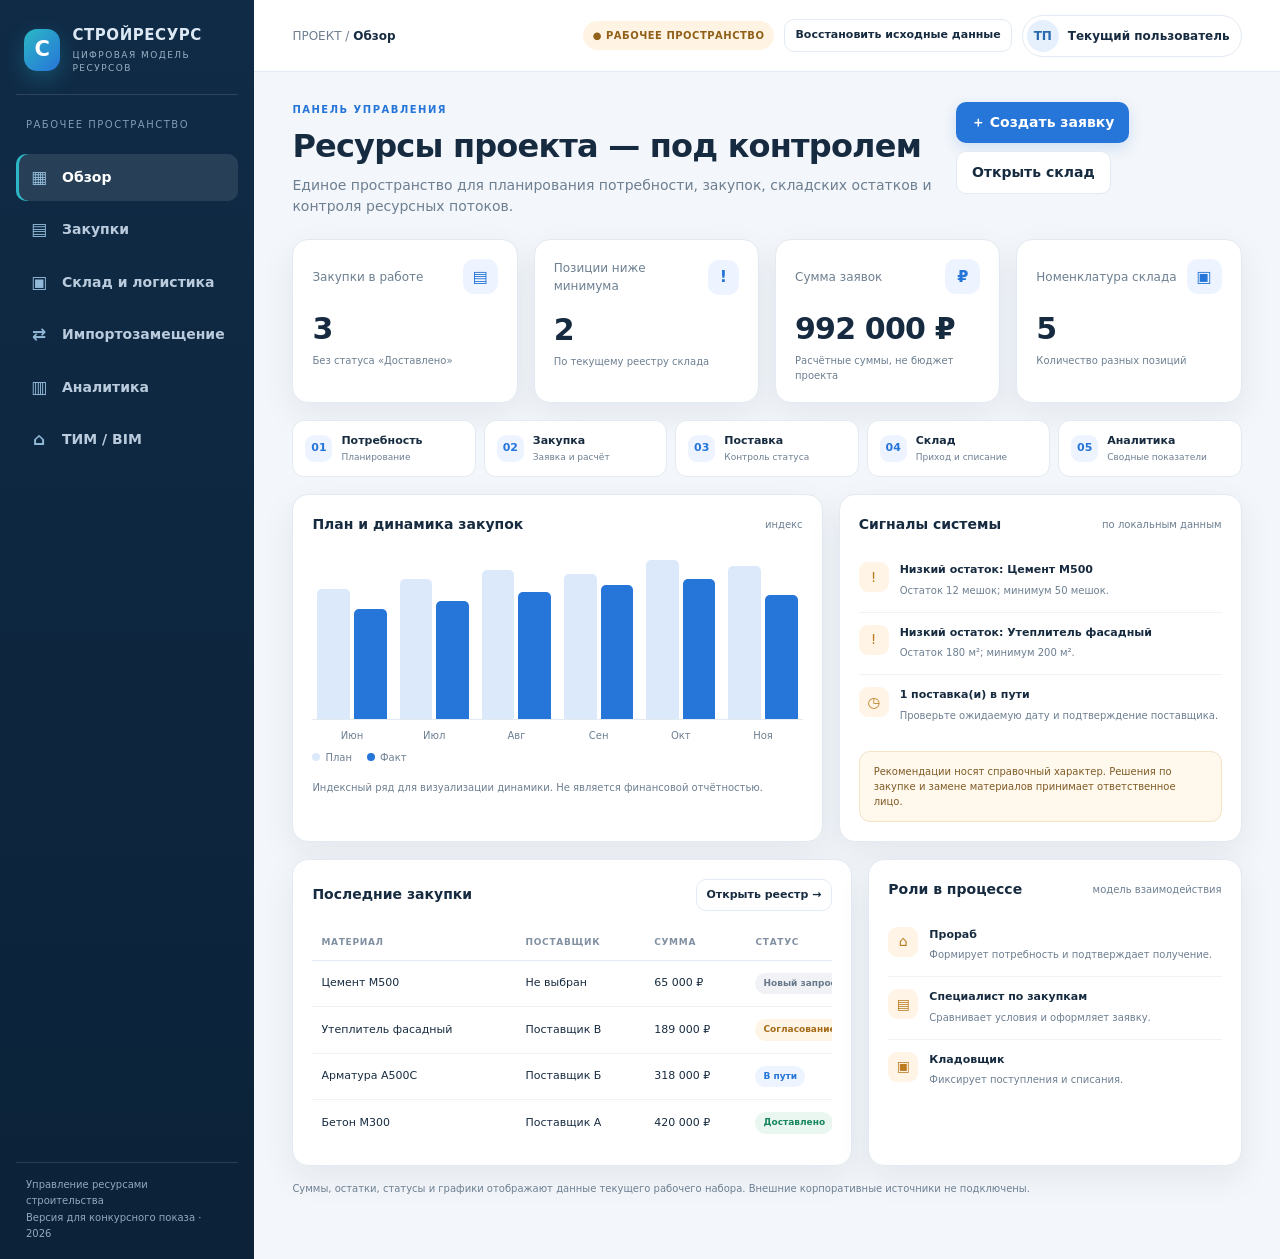
<file: сайт лифт в будующее/index.html>
<!doctype html>
<html lang="ru"><head><meta charset="utf-8"><meta name="viewport" content="width=device-width,initial-scale=1"><meta name="theme-color" content="#102b46"><meta name="description" content="СтройРесурс — платформа управления закупками и ресурсами в строительстве"><title>СтройРесурс — Обзор</title><style>:root{
 --navy:#102b46;--navy-2:#173d5d;--blue:#2675d8;--cyan:#2bb7c5;--ink:#172b40;--muted:#6d7f91;
 --bg:#f3f6fa;--line:#e3eaf1;--white:#fff;--green:#16845f;--amber:#ad701b;--red:#bf4b4b;
 --shadow:0 12px 34px rgba(22,54,83,.07);--radius:16px;
}
*{box-sizing:border-box}html{scroll-behavior:smooth}body{margin:0;background:var(--bg);color:var(--ink);font:14px/1.5 Inter,ui-sans-serif,system-ui,-apple-system,"Segoe UI",Arial,sans-serif}button,input,select,textarea{font:inherit}button{cursor:pointer}button:focus-visible,a:focus-visible,input:focus-visible,select:focus-visible{outline:3px solid #b9d7fb;outline-offset:2px}a{color:inherit}
.app{min-height:100vh;display:grid;grid-template-columns:254px minmax(0,1fr)}
.sidebar{background:linear-gradient(180deg,var(--navy),#0b2238);color:#dce8f3;padding:24px 16px 16px;display:flex;flex-direction:column;gap:22px;min-height:100vh}
.brand{display:flex;align-items:center;gap:12px;padding:0 8px 18px;border-bottom:1px solid rgba(255,255,255,.12)}.brand-mark{height:42px;width:42px;border-radius:13px;background:linear-gradient(135deg,var(--cyan),var(--blue));display:grid;place-items:center;color:white;font-size:21px;font-weight:900;box-shadow:0 8px 22px rgba(39,166,197,.3)}.brand b{display:block;font-size:15px;letter-spacing:.55px}.brand small{display:block;color:#9ab0c5;font-size:9px;letter-spacing:1.45px;margin-top:2px}
.nav-label{font-size:10px;color:#809bb4;text-transform:uppercase;letter-spacing:1.5px;padding:0 10px}.nav{display:grid;gap:5px}.nav-link{display:flex;align-items:center;gap:12px;text-decoration:none;color:#b9cbdc;padding:11px 12px;border-radius:10px;font-weight:650;transition:background .18s,color .18s}.nav-link:hover,.nav-link.active{background:rgba(255,255,255,.1);color:white}.nav-link.active{box-shadow:inset 3px 0 var(--cyan)}.nav-ico{width:22px;text-align:center;font-size:17px;color:#91b8d6}.side-foot{margin-top:auto;padding:14px 10px 0;border-top:1px solid rgba(255,255,255,.12);color:#92a9bd;font-size:10px;line-height:1.65}
.main{min-width:0}.topbar{height:72px;background:rgba(255,255,255,.94);backdrop-filter:blur(12px);border-bottom:1px solid var(--line);display:flex;align-items:center;justify-content:space-between;padding:0 clamp(16px,3vw,40px);position:sticky;top:0;z-index:5}.crumb{color:var(--muted);font-size:12px}.crumb strong{color:var(--ink);font-weight:750}.top-actions{display:flex;align-items:center;gap:10px}.demo-pill{font-size:10px;font-weight:800;letter-spacing:.5px;color:#916019;background:#fff4e3;padding:7px 10px;border-radius:20px;white-space:nowrap}.profile-trigger{border:1px solid var(--line);background:white;border-radius:30px;padding:4px 11px 4px 4px;display:flex;align-items:center;gap:9px;color:var(--ink);font-size:12px;font-weight:700}.avatar{height:32px;width:32px;border-radius:50%;background:#e6f0fc;color:#2868ad;display:grid;place-items:center;font-weight:850}.content{max-width:1540px;margin:auto;padding:30px clamp(16px,3vw,40px) 52px}.page{display:none}.page.active{display:block;animation:fade .2s ease}@keyframes fade{from{opacity:.6;transform:translateY(4px)}to{opacity:1;transform:none}}
.page-head{display:flex;justify-content:space-between;align-items:flex-start;gap:18px;margin-bottom:22px}.eyebrow{color:var(--blue);font-size:10px;text-transform:uppercase;letter-spacing:1.5px;font-weight:850}.page-head h1{font-size:clamp(24px,3vw,32px);letter-spacing:-.8px;margin:5px 0}.sub{color:var(--muted);margin:0;max-width:760px}.head-actions{display:flex;gap:8px;flex-wrap:wrap}
.btn{border:0;background:var(--blue);color:white;border-radius:10px;padding:10px 15px;font-weight:750;box-shadow:0 5px 14px rgba(38,117,216,.18);transition:transform .16s,filter .16s}.btn:hover{transform:translateY(-1px);filter:brightness(.97)}.btn.secondary{background:#fff;color:var(--ink);border:1px solid var(--line);box-shadow:none}.btn.ghost{background:transparent;color:var(--blue);border:1px solid #d9e8f9;box-shadow:none}.btn.danger{background:#fff2f2;color:var(--red);border:1px solid #f1dada;box-shadow:none}.btn.small{padding:7px 10px;font-size:11px}.btn:disabled{opacity:.5;cursor:not-allowed;transform:none}
.grid{display:grid;gap:16px}.kpis{grid-template-columns:repeat(4,minmax(0,1fr));margin-bottom:17px}.card{background:white;border:1px solid var(--line);border-radius:var(--radius);padding:19px;box-shadow:var(--shadow);min-width:0}.kpi-top,.card-title{display:flex;justify-content:space-between;align-items:center;gap:10px}.kpi-top{color:var(--muted);font-size:12px}.kpi-icon{height:35px;width:35px;border-radius:11px;background:#edf4ff;color:var(--blue);display:grid;place-items:center;font-size:16px;font-weight:800}.kpi-value{font-size:clamp(23px,2.5vw,30px);font-weight:850;letter-spacing:-.8px;margin:12px 0 2px}.kpi-foot{font-size:10px;color:var(--muted)}.good{color:var(--green);font-weight:750}.warn-text{color:var(--amber);font-weight:750}.card-title{margin-bottom:15px}.card-title h3{font-size:14px;margin:0}.card-title span{font-size:10px;color:var(--muted)}
.workflow{display:grid;grid-template-columns:repeat(5,minmax(0,1fr));gap:8px;margin:0 0 17px}.workflow-step{background:#fff;border:1px solid var(--line);border-radius:12px;padding:12px;display:flex;align-items:center;gap:9px;min-width:0}.workflow-num{height:27px;width:27px;border-radius:9px;background:#edf4ff;color:var(--blue);display:grid;place-items:center;font-weight:850;font-size:11px;flex:0 0 auto}.workflow-step b{font-size:11px;display:block}.workflow-step small{font-size:9px;color:var(--muted);display:block;margin-top:1px}.dashboard-grid{grid-template-columns:1.25fr .95fr;margin-bottom:17px}.bottom-grid{grid-template-columns:1.2fr .8fr}.bars{height:170px;display:flex;align-items:end;gap:13px;padding:10px 5px 0;border-bottom:1px solid var(--line)}.bar-group{height:100%;flex:1;display:flex;align-items:end;gap:4px;position:relative}.bar{flex:1;min-height:4px;background:#dce9fb;border-radius:5px 5px 0 0}.bar.alt{background:var(--blue)}.bar-label{position:absolute;bottom:-24px;width:100%;text-align:center;color:var(--muted);font-size:10px}.legend{display:flex;gap:15px;margin-top:30px;color:var(--muted);font-size:10px}.dot{display:inline-block;width:8px;height:8px;border-radius:50%;background:#dce9fb;margin-right:5px}.dot.blue{background:var(--blue)}.progress-row{margin:14px 0}.progress-head{display:flex;justify-content:space-between;gap:10px;font-size:11px;margin-bottom:7px}.progress-head span:last-child{color:var(--muted)}.track{height:7px;background:#edf1f6;border-radius:10px;overflow:hidden}.fill{height:100%;background:var(--blue);border-radius:10px}.fill.green{background:var(--green)}.fill.orange{background:#e0a044}
.table-wrap{overflow:auto}table{border-collapse:collapse;width:100%;min-width:580px}th{text-align:left;color:#8190a1;font-size:9px;text-transform:uppercase;letter-spacing:.7px;padding:10px 9px;border-bottom:1px solid var(--line);white-space:nowrap}td{padding:12px 9px;border-bottom:1px solid #eff2f6;font-size:11px;vertical-align:middle}tbody tr:last-child td{border-bottom:0}tbody tr:hover{background:#fafcff}.tag{display:inline-flex;align-items:center;gap:5px;padding:4px 8px;border-radius:20px;background:#eaf7f1;color:var(--green);font-size:9px;font-weight:800;white-space:nowrap}.tag.warn{background:#fff5e7;color:#a66b18}.tag.info{background:#edf4ff;color:var(--blue)}.tag.gray{background:#f0f2f5;color:#69798a}.tag.red{background:#fff0f0;color:var(--red)}
.alert{display:flex;gap:11px;padding:12px 0;border-bottom:1px solid #eff2f6}.alert:last-child{border:0}.alert-icon{width:30px;height:30px;border-radius:9px;background:#fff4e5;color:#bc7b20;display:grid;place-items:center;flex-shrink:0}.alert b{display:block;font-size:11px}.alert small{color:var(--muted);font-size:10px}.toolbar{display:flex;gap:9px;flex-wrap:wrap;margin-bottom:14px}.field{border:1px solid var(--line);border-radius:9px;padding:9px 11px;background:#fff;color:var(--ink);min-width:140px;max-width:100%}.field:focus,.form-group input:focus,.form-group select:focus{outline:3px solid #dceaff;border-color:#7eafea}.form-grid{display:grid;grid-template-columns:repeat(2,minmax(0,1fr));gap:12px}.form-group label{display:block;color:var(--muted);font-size:10px;margin-bottom:5px}.form-group input,.form-group select{width:100%;border:1px solid var(--line);border-radius:9px;padding:10px;background:white;color:var(--ink)}.form-group input:invalid{border-color:#e2aaaa}.form-actions{display:flex;gap:8px;align-items:center;flex-wrap:wrap;margin-top:14px}.form-error{color:var(--red);font-size:11px;min-height:16px;margin:7px 0 0}.calc-grid{grid-template-columns:1fr .9fr;margin-top:17px}.result{height:100%;min-height:230px;background:linear-gradient(135deg,#f1f7ff,#f8fbff);border:1px solid #dceaff;border-radius:13px;padding:19px;display:flex;flex-direction:column;justify-content:center}.result strong{font-size:clamp(25px,3vw,34px);color:var(--navy);margin:7px 0}.result .muted{font-size:10px}.notice{padding:12px 14px;background:#eef6ff;border:1px solid #dceaff;border-radius:11px;color:#365c85;font-size:10px;margin-top:14px}.notice.warning{background:#fff8ed;border-color:#f3e3c7;color:#805b25}.notice.success{background:#eff9f4;border-color:#d5efdf;color:#276848}.muted{color:var(--muted)}.empty-note{padding:24px;text-align:center;color:var(--muted)}.stock-actions{display:flex;gap:5px;flex-wrap:wrap}.mini-btn{border:1px solid var(--line);background:#fff;color:var(--ink);border-radius:8px;padding:6px 8px;font-size:9px;font-weight:750}.mini-btn:hover{border-color:#a8c7e8;background:#f8fbff}.mini-btn.danger{color:var(--red)}.storage-line{display:flex;align-items:center;gap:7px;font-size:10px;color:var(--muted);margin-top:12px}.storage-dot{width:7px;height:7px;border-radius:50%;background:var(--green)}
.supplier-grid{grid-template-columns:repeat(3,minmax(0,1fr));margin-top:15px}.supplier{border:1px solid var(--line);border-radius:12px;padding:16px;min-width:0}.supplier.best{border-color:#83c9aa;background:#f7fcf9}.supplier h4{font-size:13px;margin:7px 0}.price{font-size:21px;font-weight:850;margin:12px 0}.checklist{display:grid;gap:9px;margin:12px 0}.check-item{display:flex;gap:9px;align-items:flex-start;font-size:11px;color:var(--ink)}.check-item input{margin-top:2px;accent-color:var(--blue)}.status-line{font-size:11px;font-weight:750;margin-top:10px}.status-line.pending{color:var(--amber)}.status-line.ready{color:var(--green)}
.process-strip{display:grid;grid-template-columns:repeat(4,minmax(0,1fr));gap:9px;margin:15px 0}.process-item{border:1px solid var(--line);border-radius:11px;padding:12px;background:#fbfcfe}.process-item b{display:block;font-size:11px}.process-item small{display:block;color:var(--muted);font-size:9px;margin-top:4px}.chart-bars{display:flex;align-items:end;gap:12px;height:190px;padding:14px 8px 25px;border-bottom:1px solid var(--line)}.chart-col{flex:1;display:flex;align-items:end;justify-content:center;gap:4px;height:100%;position:relative}.chart-col .bar{max-width:25px}.chart-col small{position:absolute;bottom:-22px;font-size:9px;color:var(--muted)}.legend-row{display:flex;gap:14px;font-size:10px;color:var(--muted);margin-top:28px}
.bim-controls{display:grid;grid-template-columns:repeat(3,minmax(0,1fr));gap:12px;margin:14px 0}.bim-scene{height:290px;border-radius:13px;background:linear-gradient(135deg,#edf4fa,#d8e6f1);display:grid;place-items:center;overflow:hidden}.bim-scene svg{width:100%;height:100%}.bim-summary{display:grid;grid-template-columns:repeat(3,minmax(0,1fr));gap:9px;margin-top:13px}.metric-chip{background:#f7f9fc;border:1px solid var(--line);border-radius:10px;padding:10px}.metric-chip small{display:block;color:var(--muted);font-size:9px}.metric-chip b{font-size:15px;display:block;margin-top:3px}
.footer-note{color:var(--muted);font-size:10px;margin-top:15px;line-height:1.6}.toast{position:fixed;right:20px;bottom:20px;background:#173d5d;color:#fff;padding:12px 16px;border-radius:11px;box-shadow:0 12px 30px rgba(16,43,70,.25);z-index:30;max-width:min(380px,calc(100vw - 40px));opacity:0;transform:translateY(8px);pointer-events:none;transition:.2s}.toast.show{opacity:1;transform:none}
.profile-backdrop{position:fixed;inset:0;background:rgba(7,24,41,.48);display:none;align-items:center;justify-content:center;padding:18px;z-index:40}.profile-backdrop.open{display:flex}.profile-modal{width:min(560px,100%);background:white;border-radius:18px;padding:22px;box-shadow:0 24px 70px rgba(0,0,0,.22);max-height:90vh;overflow:auto}.profile-head{display:flex;justify-content:space-between;gap:12px;align-items:flex-start;margin-bottom:16px}.profile-head h2{font-size:20px;margin:4px 0}.profile-close{border:0;background:#f1f4f7;border-radius:9px;width:34px;height:34px;color:var(--ink)}.profile-grid{display:grid;grid-template-columns:1fr 1fr;gap:12px}.profile-grid .full{grid-column:1/-1}.profile-actions{display:flex;justify-content:flex-end;gap:8px;margin-top:17px}
.mobile-nav-hint{display:none}.only-mobile{display:none}
@media(max-width:1100px){.app{grid-template-columns:218px minmax(0,1fr)}.kpis{grid-template-columns:repeat(2,minmax(0,1fr))}.dashboard-grid,.bottom-grid{grid-template-columns:1fr}.supplier-grid{grid-template-columns:1fr}.workflow{grid-template-columns:repeat(3,minmax(0,1fr))}}
@media(max-width:700px){.app{display:block}.sidebar{min-height:0;padding:11px 12px 8px;gap:10px}.brand{padding:0 4px 10px}.brand-mark{height:35px;width:35px}.nav-label,.side-foot{display:none}.nav{display:flex;overflow-x:auto;gap:4px;padding-bottom:3px;scrollbar-width:thin}.nav-link{white-space:nowrap;width:auto;padding:8px 10px;font-size:10px;flex:0 0 auto}.nav-ico{display:none}.topbar{height:56px;padding:0 13px}.content{padding:19px 12px 35px}.page-head{display:block}.head-actions{margin-top:12px}.top-actions{gap:6px}#resetDemo{display:none}.demo-pill{font-size:8px;padding:6px 7px}.profile-trigger{font-size:0;padding:3px}.profile-trigger .avatar{height:30px;width:30px}.kpis{gap:9px}.card{padding:14px;border-radius:12px}.kpi-value{font-size:22px}.kpi-top{font-size:10px}.workflow{grid-template-columns:1fr 1fr}.workflow-step{padding:9px}.workflow-step b{font-size:10px}.form-grid,.calc-grid{grid-template-columns:1fr}.bim-controls{grid-template-columns:1fr 1fr}.bim-summary{grid-template-columns:1fr 1fr}.toolbar .field{flex:1 1 140px}.profile-grid{grid-template-columns:1fr}.profile-grid .full{grid-column:auto}.profile-modal{padding:17px}.chart-bars{gap:6px}.bars{gap:7px}.only-mobile{display:block}}
@media(max-width:390px){.kpis{grid-template-columns:1fr 1fr}.workflow{grid-template-columns:1fr}.bim-controls{grid-template-columns:1fr}.topbar .crumb{font-size:10px}.page-head h1{font-size:24px}}
@media print{.sidebar,.topbar,.head-actions,.toolbar,.btn,.stock-actions,.profile-backdrop,.toast{display:none!important}.app{display:block}.content{max-width:none;padding:0}.page{display:block!important;break-after:page}.card{box-shadow:none;break-inside:avoid}body{background:white}}
</style></head>
<body data-page="dashboard" data-single="true">
<div class="app"><aside class="sidebar"><div class="brand"><div class="brand-mark">С</div><div><b>СТРОЙРЕСУРС</b><small>ЦИФРОВАЯ МОДЕЛЬ РЕСУРСОВ</small></div></div><div class="nav-label">Рабочее пространство</div><nav class="nav" aria-label="Основная навигация"><a class="nav-link" data-page-link="dashboard" href="#dashboard"><span class="nav-ico">▦</span>Обзор</a><a class="nav-link" data-page-link="procurement" href="#procurement"><span class="nav-ico">▤</span>Закупки</a><a class="nav-link" data-page-link="warehouse" href="#warehouse"><span class="nav-ico">▣</span>Склад и логистика</a><a class="nav-link" data-page-link="substitutes" href="#substitutes"><span class="nav-ico">⇄</span>Импортозамещение</a><a class="nav-link" data-page-link="analytics" href="#analytics"><span class="nav-ico">▥</span>Аналитика</a><a class="nav-link" data-page-link="bim" href="#bim"><span class="nav-ico">⌂</span>ТИМ / BIM</a></nav><div class="side-foot">Управление ресурсами строительства<br>Версия для конкурсного показа · 2026</div></aside>
<main class="main"><header class="topbar"><div class="crumb">ПРОЕКТ / <strong id="pageTitle">Обзор</strong></div><div class="top-actions"><span class="demo-pill">● РАБОЧЕЕ ПРОСТРАНСТВО</span><button class="btn secondary small" id="resetDemo" type="button">Восстановить исходные данные</button><button class="profile-trigger" id="openProfile" type="button" aria-label="Открыть профиль"><span class="avatar" id="profileAvatar">ДУ</span><span id="profileLabel">Пользователь</span></button></div></header>
<div class="content"><section class="page" data-page-content="dashboard">
 <div class="page-head"><div><div class="eyebrow">Панель управления</div><h1>Ресурсы проекта — под контролем</h1><p class="sub">Единое пространство для планирования потребности, закупок, складских остатков и контроля ресурсных потоков.</p></div><div class="head-actions"><button class="btn" data-nav-to="procurement">＋ Создать заявку</button><button class="btn secondary" data-nav-to="warehouse">Открыть склад</button></div></div>
 <div class="grid kpis">
 <div class="card"><div class="kpi-top">Закупки в работе <span class="kpi-icon">▤</span></div><div class="kpi-value" id="kpiOrders">3</div><div class="kpi-foot">Без статуса «Доставлено»</div></div>
 <div class="card"><div class="kpi-top">Позиции ниже минимума <span class="kpi-icon">!</span></div><div class="kpi-value" id="kpiLow">2</div><div class="kpi-foot">По текущему реестру склада</div></div>
 <div class="card"><div class="kpi-top">Сумма заявок <span class="kpi-icon">₽</span></div><div class="kpi-value" id="kpiBudget">992 000 ₽</div><div class="kpi-foot">Расчётные суммы, не бюджет проекта</div></div>
 <div class="card"><div class="kpi-top">Номенклатура склада <span class="kpi-icon">▣</span></div><div class="kpi-value" id="kpiStock">5</div><div class="kpi-foot">Количество разных позиций</div></div>
 </div>
 <div class="workflow" aria-label="Цепочка управления ресурсами">
 <div class="workflow-step"><span class="workflow-num">01</span><div><b>Потребность</b><small>Планирование</small></div></div>
 <div class="workflow-step"><span class="workflow-num">02</span><div><b>Закупка</b><small>Заявка и расчёт</small></div></div>
 <div class="workflow-step"><span class="workflow-num">03</span><div><b>Поставка</b><small>Контроль статуса</small></div></div>
 <div class="workflow-step"><span class="workflow-num">04</span><div><b>Склад</b><small>Приход и списание</small></div></div>
 <div class="workflow-step"><span class="workflow-num">05</span><div><b>Аналитика</b><small>Сводные показатели</small></div></div>
 </div>
 <div class="grid dashboard-grid">
 <div class="card"><div class="card-title"><h3>План и динамика закупок</h3><span>индекс</span></div><div class="bars" aria-label="Столбцы плана и факта"><div class="bar-group"><div class="bar" style="height:82%"></div><div class="bar alt" style="height:69%"></div><span class="bar-label">Июн</span></div><div class="bar-group"><div class="bar" style="height:88%"></div><div class="bar alt" style="height:74%"></div><span class="bar-label">Июл</span></div><div class="bar-group"><div class="bar" style="height:94%"></div><div class="bar alt" style="height:80%"></div><span class="bar-label">Авг</span></div><div class="bar-group"><div class="bar" style="height:91%"></div><div class="bar alt" style="height:84%"></div><span class="bar-label">Сен</span></div><div class="bar-group"><div class="bar" style="height:100%"></div><div class="bar alt" style="height:88%"></div><span class="bar-label">Окт</span></div><div class="bar-group"><div class="bar" style="height:96%"></div><div class="bar alt" style="height:78%"></div><span class="bar-label">Ноя</span></div></div><div class="legend"><span><i class="dot"></i>План</span><span><i class="dot blue"></i>Факт</span></div><p class="footer-note">Индексный ряд для визуализации динамики. Не является финансовой отчётностью.</p></div>
 <div class="card"><div class="card-title"><h3>Сигналы системы</h3><span>по локальным данным</span></div><div id="dashboardAlerts"><div class="alert"><div class="alert-icon">!</div><div><b>Низкий остаток цемента</b><small>Проверьте необходимость пополнения.</small></div></div></div><div class="notice warning">Рекомендации носят справочный характер. Решения по закупке и замене материалов принимает ответственное лицо.</div></div>
 </div>
 <div class="grid bottom-grid">
 <div class="card"><div class="card-title"><h3>Последние закупки</h3><button class="btn secondary small" data-nav-to="procurement">Открыть реестр →</button></div><div class="table-wrap"><table><thead><tr><th>Материал</th><th>Поставщик</th><th>Сумма</th><th>Статус</th></tr></thead><tbody id="recentOrders"></tbody></table></div></div>
 <div class="card"><div class="card-title"><h3>Роли в процессе</h3><span>модель взаимодействия</span></div><div class="alert"><div class="alert-icon">⌂</div><div><b>Прораб</b><small>Формирует потребность и подтверждает получение.</small></div></div><div class="alert"><div class="alert-icon">▤</div><div><b>Специалист по закупкам</b><small>Сравнивает условия и оформляет заявку.</small></div></div><div class="alert"><div class="alert-icon">▣</div><div><b>Кладовщик</b><small>Фиксирует поступления и списания.</small></div></div></div>
 </div>
 <p class="footer-note">Суммы, остатки, статусы и графики отображают данные текущего рабочего набора. Внешние корпоративные источники не подключены.</p>
</section>

<section class="page" data-page-content="procurement">
 <div class="page-head"><div><div class="eyebrow">Управление снабжением</div><h1>Закупки</h1><p class="sub">Реестр заявок, статусы и калькулятор ориентировочной стоимости с учётом доставки.</p></div><div class="head-actions"><button class="btn secondary" data-nav-to="warehouse">Проверить остатки склада</button></div></div>
 <div class="grid calc-grid">
 <div class="card"><div class="card-title"><h3>Калькулятор закупки</h3><span>Расчёт стоимости</span></div>
  <div class="form-grid">
  <div class="form-group"><label for="calcMaterial">Наименование материала</label><input id="calcMaterial" maxlength="80" value="Цемент М500" placeholder="Например, цемент М500"></div>
  <div class="form-group"><label for="calcUnit">Единица измерения</label><select id="calcUnit"><option>шт.</option><option selected>мешок</option><option>м²</option><option>м³</option><option>т</option><option>кг</option><option>м</option><option>л</option></select></div>
  <div class="form-group"><label for="calcQty">Количество</label><input id="calcQty" type="number" min="0.01" max="100000000" step="any" value="100"></div>
  <div class="form-group"><label for="calcPrice">Цена за единицу, ₽</label><input id="calcPrice" type="number" min="0" max="1000000000" step="any" value="650"></div>
  <div class="form-group"><label for="calcShipping">Доставка, ₽</label><input id="calcShipping" type="number" min="0" max="1000000000" step="any" value="0"></div>
  </div>
  <div class="form-actions"><button class="btn" id="calculateBtn">Рассчитать</button><button class="btn secondary" id="createOrderFromCalc" disabled>Добавить заявку</button><button class="btn ghost" id="copyCalc">Копировать</button></div><p class="form-error" id="calcError" role="alert"></p>
 </div>
 <div class="result"><span class="eyebrow">Результат расчёта</span><div id="calcCaption" class="muted">Цемент М500: 100 мешок × 650 ₽</div><strong id="calcTotal">65 000 ₽</strong><span id="calcShippingLine" class="muted">Доставка: 0 ₽</span><p class="footer-note">Расчёт не учитывает налоги, скидки, дополнительные расходы и условия договора. Итог зависит от введённой пользователем цены.</p></div>
 </div>
 <div class="card" style="margin-top:17px"><div class="card-title"><h3>Реестр закупок</h3><span id="orderTotal">4 позиции</span></div><div class="toolbar"><input class="field" id="orderSearch" placeholder="Поиск по материалу или поставщику" aria-label="Поиск закупок"><select class="field" id="orderFilter" aria-label="Фильтр по статусу"><option value="">Все статусы</option><option>Новый запрос</option><option>Согласование</option><option>В пути</option><option>Доставлено</option><option>Отменено</option></select><button class="btn secondary small" id="resetOrderFilters">Сбросить фильтры</button></div><div class="table-wrap"><table><thead><tr><th>Материал / дата</th><th>Поставщик</th><th>Количество</th><th>Сумма, ₽</th><th>Статус</th><th>Действие</th></tr></thead><tbody id="ordersBody"></tbody></table></div><div class="notice">Кнопка «Статус →» переводит запись по маршруту: новый запрос → согласование → в пути → доставлено. Изменение статуса не отправляет заказ поставщику.</div></div>
 <p class="footer-note">Поставщики, суммы и записи реестра вымышлены и предназначены только для показа сценария.</p>
</section>

<section class="page" data-page-content="warehouse">
 <div class="page-head"><div><div class="eyebrow">Материальные ресурсы</div><h1>Склад и логистика</h1><p class="sub">Локальный реестр остатков, минимальные запасы, поступления и списания с журналом операций.</p></div><div class="head-actions"><button class="btn secondary" id="exportStock">Экспортировать CSV</button></div></div>
 <div class="grid kpis" style="grid-template-columns:repeat(2,minmax(0,1fr))"><div class="card"><div class="kpi-top">Номенклатурных позиций <span class="kpi-icon">▣</span></div><div class="kpi-value" id="stockItemCount">5</div><div class="kpi-foot">В локальном реестре</div></div><div class="card"><div class="kpi-top">Ниже минимального запаса <span class="kpi-icon">!</span></div><div class="kpi-value" id="stockLowCount">2</div><div class="kpi-foot">Позиции для проверки</div></div></div>
 <div class="card"><div class="card-title"><h3>Добавить или пополнить материал</h3><span>поля обязательны</span></div><form id="stockForm"><div class="form-grid">
 <div class="form-group"><label for="newStockName">Материал</label><input id="newStockName" maxlength="80" required placeholder="Например, сухая смесь"></div>
 <div class="form-group"><label for="newStockUnit">Единица измерения</label><select id="newStockUnit"><option>шт.</option><option>мешок</option><option>м²</option><option>м³</option><option>т</option><option>кг</option><option>м</option><option>л</option></select></div>
 <div class="form-group"><label for="newStockQty">Количество к добавлению</label><input id="newStockQty" type="number" min="0" max="100000000" step="any" value="1" required></div>
 <div class="form-group"><label for="newStockMin">Минимальный запас</label><input id="newStockMin" type="number" min="0" max="100000000" step="any" value="0" required></div>
 </div><div class="form-actions"><button class="btn" type="submit">Сохранить на складе</button></div><p class="form-error" id="stockFormError" role="alert"></p></form></div>
 <div class="card" style="margin-top:17px"><div class="card-title"><h3>Остатки на складе</h3><span id="stockRows">5 позиций</span></div><div class="toolbar"><input class="field" id="stockSearch" placeholder="Найти материал…" aria-label="Поиск по складу"><select class="field" id="stockFilter" aria-label="Фильтр остатков"><option value="">Все остатки</option><option value="low">Ниже минимума</option><option value="normal">В норме</option></select><button class="btn secondary small" id="resetStockFilters">Сбросить фильтры</button></div><div class="table-wrap"><table><thead><tr><th>Материал</th><th>Ед.</th><th>Остаток</th><th>Минимум</th><th>Состояние</th><th>Операции</th></tr></thead><tbody id="stockBody"></tbody></table></div><div class="notice warning">Списание больше доступного остатка блокируется. Приход, списание и изменение минимума записываются в локальный журнал браузера.</div></div>
 <div class="card" style="margin-top:17px"><div class="card-title"><h3>Журнал операций</h3><span>последние записи</span></div><div id="stockLog" class="muted" style="font-size:11px">Операций пока нет.</div></div>
 <div class="storage-line" id="storageStatus"><span class="storage-dot"></span>Локальное сохранение доступно на этом устройстве</div>
 <p class="footer-note">Данные сохраняются только в локальном хранилище текущего браузера. Серверная база, синхронизация с другими пользователями и связь с 1С не подключены.</p>
</section>

<section class="page" data-page-content="substitutes">
 <div class="page-head"><div><div class="eyebrow">Технологическая независимость</div><h1>Импортозамещение</h1><p class="sub">Текущий лист сравнения характеристик. Система помогает структурировать проверку, но не объявляет материалы взаимозаменяемыми автоматически.</p></div><div class="head-actions"><button class="btn secondary" id="openEpd">Открыть каталог EPD Portal ↗</button></div></div>
 <div class="process-strip" aria-label="Предлагаемый регламент проверки аналога"><div class="process-item"><b>01 · Идентификация</b><small>Артикул, назначение, параметры исходного материала</small></div><div class="process-item"><b>02 · Сопоставление</b><small>Сверка характеристик и допусков по проекту</small></div><div class="process-item"><b>03 · Документы</b><small>ГОСТ/ТУ, паспорта, сертификаты и условия применения</small></div><div class="process-item"><b>04 · Согласование</b><small>Решение проектировщика и ответственного специалиста</small></div></div>
 <div class="card"><div class="card-title"><h3>Выбор категории для сравнения</h3><span>Параметры сравнения</span></div><div class="toolbar"><select class="field" id="substituteType" aria-label="Категория материала"><option value="insulation">Теплоизоляция фасада</option><option value="cable">Кабельная продукция</option><option value="paint">Фасадное покрытие</option><option value="concrete">Бетонная смесь</option><option value="steel">Арматурная сталь</option><option value="cement">Цемент</option></select><span class="tag warn">Кандидат на проверку, не одобренный аналог</span></div>
 <div class="grid supplier-grid"><div class="supplier"><small class="muted">Исходная позиция</small><h4 id="substituteA">Материал А · исходный вариант</h4><div class="price">А</div><small class="muted">Обозначение исходной позиции</small></div><div class="supplier best"><small class="muted">Потенциальная замена</small><h4 id="substituteB">Материал Б · кандидат для проверки</h4><div class="price">Б</div><small class="muted">Требует технической проверки</small></div><div class="supplier"><small class="muted">Область применения</small><h4 id="substituteTitle">Теплоизоляция фасада</h4><div class="price" style="font-size:17px">Сверка параметров</div><small class="muted" id="substituteUnit">Ед. сравнения: м²</small></div></div>
 <div class="card-title" style="margin-top:20px"><h3>Сравнительная матрица</h3><span>Сравниваемые параметры</span></div><div class="table-wrap"><table><thead><tr><th>Критерий</th><th>Исходный материал</th><th>Кандидат</th></tr></thead><tbody id="substituteTable"></tbody></table></div>
 <div class="notice warning">Примерные значения не относятся к конкретным производителям и не являются технической документацией. Совпадение по отдельным параметрам не доказывает эквивалентность. Требуется сверка ГОСТ/ТУ, проекта, условий эксплуатации, пожарных характеристик, паспортов и сертификатов.</div>
 </div>
 <div class="card" style="margin-top:17px"><div class="card-title"><h3>Чек-лист экспертной проверки</h3><span>отметьте выполненные проверки</span></div><div class="checklist"><label class="check-item"><input type="checkbox" data-check> Сверены ГОСТ/ТУ и нормативные требования проекта</label><label class="check-item"><input type="checkbox" data-check> Проверены все ключевые технические характеристики и допуски</label><label class="check-item"><input type="checkbox" data-check> Проверены пожарные, санитарные и эксплуатационные требования</label><label class="check-item"><input type="checkbox" data-check> Получены и проверены паспорта, сертификаты и протоколы</label><label class="check-item"><input type="checkbox" data-check> Получено согласование проектировщика / ответственного специалиста</label></div><div class="status-line pending" id="substituteCheckStatus">Проверено пунктов: 0 из 5. До согласования остаются проверки.</div><div class="form-actions"><button class="btn secondary" id="resetSubstituteChecks">Сбросить чек-лист</button></div></div>
 <p class="footer-note">EPD Portal содержит экологические декларации продукции. Наличие EPD не подтверждает техническую взаимозаменяемость. Поиск и автоматическая проверка сертификатов не подключены.</p>
</section>

<section class="page" data-page-content="analytics">
 <div class="page-head"><div><div class="eyebrow">Эффективность проекта</div><h1>Аналитика</h1><p class="sub">Сводные показатели на основе реестра закупок и складских данных.</p></div><div class="head-actions"><button class="btn secondary" id="printReport">Печать отчёта</button></div></div>
 <div class="grid kpis">
 <div class="card"><div class="kpi-top">Заявки в работе <span class="kpi-icon">▤</span></div><div class="kpi-value" id="analyticsActive">3</div><div class="kpi-foot">Без статуса «Доставлено»</div></div>
 <div class="card"><div class="kpi-top">Всего заявок <span class="kpi-icon">№</span></div><div class="kpi-value" id="analyticsOrders">4</div><div class="kpi-foot">Локальный реестр</div></div>
 <div class="card"><div class="kpi-top">Сумма заявок <span class="kpi-icon">₽</span></div><div class="kpi-value" id="analyticsTotal">992 000 ₽</div><div class="kpi-foot">Расчётные суммы</div></div>
 <div class="card"><div class="kpi-top">Низкий складской запас <span class="kpi-icon">!</span></div><div class="kpi-value" id="analyticsLow">2</div><div class="kpi-foot">Позиции ниже заданного минимума</div></div>
 </div>
 <div class="grid dashboard-grid">
 <div class="card"><div class="card-title"><h3>План / динамика</h3><span>индекс, не рубли</span></div><div class="chart-bars" id="analyticsChart"></div><div class="legend-row"><span><i class="dot"></i>План</span><span><i class="dot blue"></i>Факт</span></div><p class="footer-note">Ряд сформирован для отображения динамики и не рассчитывается по внешним закупочным системам.</p></div>
 <div class="card"><div class="card-title"><h3>Как читать показатели</h3><span>методика</span></div><div class="progress-row"><div class="progress-head"><span>Активность закупок</span><b>Число незавершённых заявок</b></div><div class="track"><div class="fill" style="width:65%"></div></div></div><div class="progress-row"><div class="progress-head"><span>Риск дефицита</span><b>Остаток ≤ минимума</b></div><div class="track"><div class="fill orange" style="width:40%"></div></div></div><div class="progress-row"><div class="progress-head"><span>Объём заявок</span><b>Сумма введённых значений</b></div><div class="track"><div class="fill green" style="width:78%"></div></div></div><div class="notice">Полосы — иллюстрация интерфейса. Количественные показатели обновляются из локальных записей, но не подтверждают экономический эффект.</div></div>
 </div>
 <div class="card"><div class="card-title"><h3>Предлагаемые KPI для реального пилота</h3><span>формулы, а не заявленные результаты</span></div><div class="table-wrap"><table><thead><tr><th>Показатель</th><th>Как измерять</th><th>Что потребуется</th></tr></thead><tbody><tr><td>Доля поставок в срок</td><td>Поставки в срок / все поставки × 100%</td><td>Плановые и фактические даты</td></tr><tr><td>Оборачиваемость запасов</td><td>Расход за период / средний запас</td><td>Движение и остатки по номенклатуре</td></tr><tr><td>Отклонение расхода</td><td>(Факт − план) / план × 100%</td><td>Ресурсная ведомость и списания</td></tr><tr><td>Время обработки заявки</td><td>Дата согласования − дата создания</td><td>История статусов с отметками времени</td></tr></tbody></table></div></div>
 <p class="footer-note">Экономия, сокращение простоев и иные эффекты не заявляются как достигнутые: для их подтверждения нужен пилот и сопоставимые фактические данные.</p>
</section>

<section class="page" data-page-content="bim">
 <div class="page-head"><div><div class="eyebrow">Цифровая модель объекта</div><h1>ТИМ / BIM</h1><p class="sub">Параметрическая схема здания и упрощённая оценка ресурсной потребности для связи модели с закупками.</p></div><div class="head-actions"><button class="btn secondary" data-nav-to="procurement">Перейти к заявкам</button></div></div>
 <div class="grid dashboard-grid">
 <div class="card"><div class="card-title"><h3>Параметры здания</h3><span>допустимые диапазоны указаны ниже</span></div><div class="bim-controls"><div class="form-group"><label for="bimLength">Длина, м (5–200)</label><input id="bimLength" type="number" min="5" max="200" value="30"></div><div class="form-group"><label for="bimWidth">Ширина, м (5–100)</label><input id="bimWidth" type="number" min="5" max="100" value="18"></div><div class="form-group"><label for="bimFloors">Этажность (1–30)</label><input id="bimFloors" type="number" min="1" max="30" value="5"></div></div><div class="bim-scene"><svg id="bimSvg" viewBox="0 0 520 260" role="img" aria-label="Параметрическая схематичная модель здания"></svg></div><div class="bim-summary"><div class="metric-chip"><small>Пятно застройки</small><b id="bimArea">540 м²</b></div><div class="metric-chip"><small>Расчётная общая площадь</small><b id="bimTotalArea">2 700 м²</b></div><div class="metric-chip"><small>Этажность</small><b id="bimFloorsOut">5</b></div></div><div class="notice" id="bimMetrics">Модель рассчитывается по введённым параметрам.</div></div>
 <div class="card"><div class="card-title"><h3>Ресурсная ведомость</h3><span>расчётные коэффициенты</span></div><div class="progress-row"><div class="progress-head"><span>Бетон</span><b id="bimConcrete">675 м³</b></div><div class="track"><div class="fill" style="width:72%"></div></div></div><div class="progress-row"><div class="progress-head"><span>Арматура</span><b id="bimSteel">121,5 т</b></div><div class="track"><div class="fill green" style="width:54%"></div></div></div><div class="notice warning">Упрощённые коэффициенты: 0,25 м³ бетона и 0,045 т арматуры на 1 м² общей площади. Это не проектный расчёт, не спецификация и не извлечение данных из IFC.</div><div class="form-actions"><button class="btn" id="addConcreteOrder">Добавить заявку на бетон</button><button class="btn secondary" id="addSteelOrder">Добавить заявку на арматуру</button></div><p class="footer-note">Заявки создаются без цены и поставщика — как черновые потребности для последующей проверки.</p></div>
 </div>
 <div class="notice warning">Импорт IFC, чтение свойств элементов, связь с Revit/Renga/Pilot-BIM и автоматическое обновление модели не подключены. Отображается схематичная параметрическая визуализация.</div>
</section>
</div></main></div>
<div class="toast" id="toast" role="status" aria-live="polite"></div>
<div class="profile-backdrop" id="profileBackdrop" aria-hidden="true"><div class="profile-modal" role="dialog" aria-modal="true" aria-labelledby="profileTitle"><div class="profile-head"><div><div class="eyebrow">Учётная запись</div><h2 id="profileTitle">Профиль пользователя</h2></div><button class="profile-close" id="closeProfile" type="button" aria-label="Закрыть">✕</button></div><div class="profile-grid"><div class="form-group full"><label for="profile_name">ФИО / имя пользователя</label><input id="profile_name" maxlength="100" autocomplete="name"></div><div class="form-group"><label for="profile_role">Должность / роль</label><input id="profile_role" maxlength="100"></div><div class="form-group"><label for="profile_org">Организация</label><input id="profile_org" maxlength="120"></div><div class="form-group"><label for="profile_email">Электронная почта</label><input id="profile_email" type="email" maxlength="120" autocomplete="email"></div><div class="form-group"><label for="profile_phone">Телефон</label><input id="profile_phone" type="tel" maxlength="40" autocomplete="tel"></div></div><div class="notice">Профиль хранится локально в браузере. Авторизация, серверная учётная запись и синхронизация между устройствами не подключены.</div><div class="profile-actions"><button class="btn secondary" id="cancelProfile" type="button">Отмена</button><button class="btn" id="saveProfile" type="button">Сохранить изменения</button></div></div></div>
<script>'use strict';
(() => {
 const STORAGE_KEY = 'stroiresurs_competition_v3';
 const PROFILE_KEY = 'stroiresurs_profile_v1';
 const titles = {dashboard:'Обзор', procurement:'Закупки', warehouse:'Склад и логистика', substitutes:'Импортозамещение', analytics:'Аналитика', bim:'ТИМ / BIM'};
 const initialStock = [
 {id:1,name:'Цемент М500',unit:'мешок',qty:12,min:50},
 {id:2,name:'Арматура А500С',unit:'т',qty:4.5,min:2},
 {id:3,name:'Кирпич керамический',unit:'шт.',qty:2400,min:1000},
 {id:4,name:'Утеплитель фасадный',unit:'м²',qty:180,min:200},
 {id:5,name:'Бетон М300',unit:'м³',qty:22,min:10}
 ];
 const initialOrders = [
 {id:1001,material:'Бетон М300',supplier:'Поставщик А',qty:120,unit:'м³',amount:420000,status:'Доставлено',date:'06.11.2026',note:'Запись реестра'},
 {id:1002,material:'Арматура А500С',supplier:'Поставщик Б',qty:4.5,unit:'т',amount:318000,status:'В пути',date:'06.11.2026',note:'Запись реестра'},
 {id:1003,material:'Утеплитель фасадный',supplier:'Поставщик В',qty:180,unit:'м²',amount:189000,status:'Согласование',date:'05.11.2026',note:'Запись реестра'},
 {id:1004,material:'Цемент М500',supplier:'Не выбран',qty:100,unit:'мешок',amount:65000,status:'Новый запрос',date:'05.11.2026',note:'Запись реестра'}
 ];
 const demoChart = [
 {m:'Июн',plan:82,fact:69},{m:'Июл',plan:88,fact:74},{m:'Авг',plan:94,fact:80},
 {m:'Сен',plan:91,fact:84},{m:'Окт',plan:100,fact:88},{m:'Ноя',plan:96,fact:78}
 ];
 const substituteData = {
 insulation:{title:'Теплоизоляция фасада',a:'Материал А · исходный вариант',b:'Материал Б · кандидат для проверки',unit:'м²',fields:[['Назначение','Наружная теплоизоляция','Наружная теплоизоляция'],['Теплопроводность, Вт/(м·К)','0,036','0,037'],['Плотность, кг/м³','135','140'],['Прочность на сжатие, кПа','30','35'],['Пожарные характеристики','Проверить документы','Проверить документы'],['Норматив / сертификаты','Требует проверки','Требует проверки']]},
 cable:{title:'Кабельная продукция',a:'Материал А · исходный вариант',b:'Материал Б · кандидат для проверки',unit:'м',fields:[['Назначение','Силовая линия','Силовая линия'],['Номинальное напряжение','0,66 кВ','0,66 кВ'],['Число жил','3','3'],['Сечение','3 × 2,5 мм²','3 × 2,5 мм²'],['Пожарное исполнение','Проверить маркировку','Проверить маркировку'],['Норматив / сертификаты','Требует проверки','Требует проверки']]},
 paint:{title:'Фасадное покрытие',a:'Материал А · исходный вариант',b:'Материал Б · кандидат для проверки',unit:'л',fields:[['Назначение','Фасадная окраска','Фасадная окраска'],['Расход, л/м²','0,18','0,20'],['Паропроницаемость','Сверить техлист','Сверить техлист'],['Стойкость к осадкам','Сверить техлист','Сверить техлист'],['Пожарные характеристики','Проверить документы','Проверить документы'],['Норматив / сертификаты','Требует проверки','Требует проверки']]},
 concrete:{title:'Бетонная смесь',a:'Материал А · исходный вариант',b:'Материал Б · кандидат для проверки',unit:'м³',fields:[['Назначение','Конструкционный бетон','Конструкционный бетон'],['Класс прочности','B25','B25'],['Морозостойкость','F150 · проверить','F150 · проверить'],['Водонепроницаемость','W6 · проверить','W6 · проверить'],['Подвижность','Проверить П-класс','Проверить П-класс'],['Норматив / паспорт','Требует проверки','Требует проверки']]},
 steel:{title:'Арматурная сталь',a:'Материал А · исходный вариант',b:'Материал Б · кандидат для проверки',unit:'т',fields:[['Назначение','Армирование ЖБК','Армирование ЖБК'],['Класс арматуры','А500С','А500С'],['Диаметр','Сверить ведомость','Сверить ведомость'],['Свариваемость','Подтвердить паспортом','Подтвердить паспортом'],['Механические свойства','Проверить сертификат','Проверить сертификат'],['Норматив / сертификаты','Требует проверки','Требует проверки']]},
 cement:{title:'Цемент',a:'Материал А · исходный вариант',b:'Материал Б · кандидат для проверки',unit:'мешок',fields:[['Назначение','Общестроительные работы','Общестроительные работы'],['Класс прочности','Сверить маркировку','Сверить маркировку'],['Срок хранения','Проверить дату','Проверить дату'],['Минералогический состав','Сверить паспорт','Сверить паспорт'],['Условия хранения','Сверить регламент','Сверить регламент'],['Норматив / сертификаты','Требует проверки','Требует проверки']]}
 };
 const readJson = (key, fallback) => { try { const raw=localStorage.getItem(key); return raw ? JSON.parse(raw) : fallback; } catch { return fallback; } };
 const loaded = readJson(STORAGE_KEY, null);
 let state = loaded && Array.isArray(loaded.stock) && Array.isArray(loaded.orders) ? loaded : {stock:initialStock.map(x=>({...x})),orders:initialOrders.map(x=>({...x})),operations:[]};
 let lastCalculation = null;
 let toastTimer = null;
 const $ = id => document.getElementById(id);
 const has = id => !!$(id);
 const fmt = n => Number(n||0).toLocaleString('ru-RU',{maximumFractionDigits:2});
 const esc = s => String(s).replace(/[&<>"']/g,c=>({'&':'&amp;','<':'&lt;','>':'&gt;','"':'&quot;',"'":'&#39;'}[c]));
 function saveState(){ try { localStorage.setItem(STORAGE_KEY,JSON.stringify(state)); updateStorageStatus(true); return true; } catch(e) { updateStorageStatus(false); toast('Не удалось сохранить изменения в этом браузере.'); return false; } }
 function toast(message){ const el=$('toast'); if(!el)return; el.textContent=message; el.classList.add('show'); clearTimeout(toastTimer); toastTimer=setTimeout(()=>el.classList.remove('show'),2800); }
 function updateStorageStatus(ok){ const el=$('storageStatus'); if(!el)return; el.innerHTML=ok?'<span class="storage-dot"></span>Локальное сохранение доступно на этом устройстве':'<span class="storage-dot" style="background:#bf4b4b"></span>Локальное сохранение недоступно'; }
 function currentPage(){return document.body.dataset.page || (location.hash.slice(1) || 'dashboard');}
 function setActivePage(id){document.querySelectorAll('[data-page-link]').forEach(a=>a.classList.toggle('active',a.dataset.pageLink===id));document.querySelectorAll('[data-page-content]').forEach(s=>s.classList.toggle('active',s.dataset.pageContent===id));const title=$( 'pageTitle');if(title)title.textContent=titles[id]||'Обзор';}
 function navigate(id){if(!titles[id])return;if(document.body.dataset.single==='true'){setActivePage(id);history.replaceState(null,'','#'+id);window.scrollTo({top:0,behavior:'smooth'});if(id==='warehouse')renderStock();if(id==='analytics')renderAnalytics();if(id==='bim')updateBim();}else{const link=document.querySelector(`[data-page-link="${id}"]`);if(link)location.href=link.href;}}
 document.querySelectorAll('[data-page-link]').forEach(a=>a.addEventListener('click',e=>{if(document.body.dataset.single==='true'){e.preventDefault();navigate(a.dataset.pageLink);}}));
 document.querySelectorAll('[data-nav-to]').forEach(b=>b.addEventListener('click',()=>navigate(b.dataset.navTo)));
 setActivePage(currentPage());

 function updateDashboard(){
 const active=state.orders.filter(o=>o.status!=='Доставлено').length;
 const low=state.stock.filter(x=>x.qty<=x.min).length;
 const sum=state.orders.reduce((s,o)=>s+(Number(o.amount)||0),0);
 if(has('kpiOrders'))$('kpiOrders').textContent=active;
 if(has('kpiLow'))$('kpiLow').textContent=low;
 if(has('kpiBudget'))$('kpiBudget').textContent=fmt(sum)+' ₽';
 if(has('kpiStock'))$('kpiStock').textContent=state.stock.length;
 if(has('recentOrders')){
  const root=$('recentOrders');root.replaceChildren();
  state.orders.slice().sort((a,b)=>b.id-a.id).slice(0,5).forEach(o=>{const tr=document.createElement('tr');tr.innerHTML=`<td>${esc(o.material)}</td><td>${esc(o.supplier)}</td><td>${fmt(o.amount)} ₽</td><td>${statusTag(o.status)}</td>`;root.appendChild(tr);});
  if(!state.orders.length)root.innerHTML='<tr><td colspan="4" class="empty-note">Закупок пока нет.</td></tr>';
 }
 if(has('dashboardAlerts')){
  const root=$('dashboardAlerts');root.replaceChildren();
  const lowItems=state.stock.filter(x=>x.qty<=x.min);
  lowItems.slice(0,3).forEach(x=>addAlert(root,'!','Низкий остаток: '+x.name,`Остаток ${fmt(x.qty)} ${x.unit}; минимум ${fmt(x.min)} ${x.unit}.`));
  const transit=state.orders.filter(o=>o.status==='В пути');
  if(transit.length)addAlert(root,'◷',`${transit.length} поставка(и) в пути`,'Проверьте ожидаемую дату и подтверждение поставщика.');
  if(!root.children.length)addAlert(root,'✓','Критичных сигналов нет','По текущим текущим данным предупреждений нет.');
 }
 }
 function addAlert(root,icon,title,desc){const div=document.createElement('div');div.className='alert';const ic=document.createElement('div');ic.className='alert-icon';ic.textContent=icon;const body=document.createElement('div');const b=document.createElement('b');b.textContent=title;const small=document.createElement('small');small.textContent=desc;body.append(b,small);div.append(ic,body);root.appendChild(div);}
 function statusTag(status){const cls=status==='Доставлено'?'':status==='В пути'?'info':status==='Согласование'?'warn':status==='Отменено'?'red':'gray';return `<span class="tag ${cls}">${esc(status)}</span>`;}

 function calculate(){
 const name=($('calcMaterial')?.value||'').trim();const qty=Number($('calcQty')?.value);const price=Number($('calcPrice')?.value);const shipping=Number($('calcShipping')?.value||0);const unit=$('calcUnit')?.value||'шт.';const err=$('calcError');
 if(!name||name.length>80||!Number.isFinite(qty)||qty<=0||qty>1e8||!Number.isFinite(price)||price<0||price>1e9||!Number.isFinite(shipping)||shipping<0||shipping>1e9){if(err)err.textContent='Проверьте материал, количество, цену и доставку. Количество должно быть больше нуля.';return false;}
 const goods=qty*price,total=goods+shipping;if(!Number.isFinite(total)||total>1e15){if(err)err.textContent='Итоговая сумма превышает допустимый диапазон.';return false;}
 lastCalculation={name,qty,price,shipping,unit,total};if(err)err.textContent='';if(has('calcCaption'))$('calcCaption').textContent=`${name}: ${fmt(qty)} ${unit} × ${fmt(price)} ₽`;
 if(has('calcTotal'))$('calcTotal').textContent=fmt(total)+' ₽';if(has('calcShippingLine'))$('calcShippingLine').textContent='Доставка: '+fmt(shipping)+' ₽';
 if(has('createOrderFromCalc'))$('createOrderFromCalc').disabled=false;return true;
 }
 function addOrder(order){state.orders.push({...order,id:Date.now()+Math.floor(Math.random()*1000),date:new Date().toLocaleDateString('ru-RU'),status:'Новый запрос'});saveState();renderOrders();updateDashboard();toast('Заявка добавлена в реестр.');}
 function createOrderFromCalc(){if(!lastCalculation&&!calculate())return;if(!lastCalculation)return;const c=lastCalculation;addOrder({material:c.name,supplier:'Не выбран',qty:c.qty,unit:c.unit,amount:c.total,status:'Новый запрос',note:'Создано из калькулятора'});}
 function renderOrders(){const body=$('ordersBody');if(!body)return;const q=($('orderSearch')?.value||'').trim().toLocaleLowerCase('ru');const f=$('orderFilter')?.value||'';const list=state.orders.filter(o=>(!q||[o.material,o.supplier,o.status].join(' ').toLocaleLowerCase('ru').includes(q))&&(!f||o.status===f));body.replaceChildren();list.forEach(o=>{const tr=document.createElement('tr');tr.innerHTML=`<td><b>${esc(o.material)}</b><br><small class="muted">${esc(o.date||'')}</small></td><td>${esc(o.supplier)}</td><td>${fmt(o.qty)} ${esc(o.unit)}</td><td>${fmt(o.amount)} ₽</td><td>${statusTag(o.status)}</td><td><button class="mini-btn" data-order-next="${o.id}">Статус →</button></td>`;body.appendChild(tr);});if(!list.length)body.innerHTML='<tr><td colspan="6" class="empty-note">По заданным условиям записи не найдены.</td></tr>';if($('orderTotal'))$('orderTotal').textContent=`Показано ${list.length} из ${state.orders.length}`;}
 const statusFlow=['Новый запрос','Согласование','В пути','Доставлено'];
 function nextOrderStatus(id){const o=state.orders.find(x=>x.id===id);if(!o)return;const i=statusFlow.indexOf(o.status);o.status=statusFlow[Math.min(i+1,statusFlow.length-1)];saveState();renderOrders();updateDashboard();toast('Статус заявки: '+o.status);}
 $('ordersBody')?.addEventListener('click',e=>{const b=e.target.closest('[data-order-next]');if(b)nextOrderStatus(Number(b.dataset.orderNext));});
 $('orderSearch')?.addEventListener('input',renderOrders);$('orderFilter')?.addEventListener('change',renderOrders);$('resetOrderFilters')?.addEventListener('click',()=>{if($('orderSearch'))$('orderSearch').value='';if($('orderFilter'))$('orderFilter').value='';renderOrders();});
 $('calculateBtn')?.addEventListener('click',calculate);$('createOrderFromCalc')?.addEventListener('click',createOrderFromCalc);
 $('copyCalc')?.addEventListener('click',async()=>{if(!lastCalculation&&!calculate())return;const c=lastCalculation;if(!c)return;const text=`${c.name}: ${fmt(c.qty)} ${c.unit} × ${fmt(c.price)} ₽ + доставка ${fmt(c.shipping)} ₽ = ${fmt(c.total)} ₽`;try{await navigator.clipboard.writeText(text);toast('Расчёт скопирован.');}catch{toast(text);}});
 ['calcMaterial','calcQty','calcPrice','calcShipping','calcUnit'].forEach(id=>$(id)?.addEventListener('input',()=>{lastCalculation=null;if($('createOrderFromCalc'))$('createOrderFromCalc').disabled=true;}));

 function operation(type,item,qty){state.operations.unshift({id:Date.now(),date:new Date().toLocaleString('ru-RU'),type,item,qty});state.operations=state.operations.slice(0,20);}
 function renderStock(){const body=$('stockBody');if(!body)return;const q=($('stockSearch')?.value||'').trim().toLocaleLowerCase('ru');const f=$('stockFilter')?.value||'';const list=state.stock.filter(x=>x.name.toLocaleLowerCase('ru').includes(q)&&(!f||(f==='low'?x.qty<=x.min:x.qty>x.min)));body.replaceChildren();list.forEach(x=>{const tr=document.createElement('tr');tr.innerHTML=`<td><b>${esc(x.name)}</b></td><td>${esc(x.unit)}</td><td><b>${fmt(x.qty)}</b></td><td>${fmt(x.min)}</td><td>${x.qty<=x.min?'<span class="tag warn">Ниже минимума</span>':'<span class="tag">В норме</span>'}</td><td><div class="stock-actions"><button class="mini-btn" data-stock-op="in" data-id="${x.id}">Приход</button><button class="mini-btn" data-stock-op="out" data-id="${x.id}">Списание</button><button class="mini-btn" data-stock-op="min" data-id="${x.id}">Мин.</button><button class="mini-btn danger" data-stock-op="delete" data-id="${x.id}">Удалить</button></div></td>`;body.appendChild(tr);});if(!list.length)body.innerHTML='<tr><td colspan="6" class="empty-note">По заданным условиям материалы не найдены.</td></tr>';if($('stockRows'))$('stockRows').textContent=`Показано ${list.length} из ${state.stock.length}`;if($('stockItemCount'))$('stockItemCount').textContent=state.stock.length;if($('stockLowCount'))$('stockLowCount').textContent=state.stock.filter(x=>x.qty<=x.min).length;renderOperations();updateDashboard();}
 function renderOperations(){const root=$('stockLog');if(!root)return;root.replaceChildren();if(!state.operations.length){root.textContent='Операций пока нет. Добавьте материал, приход или списание.';return;}state.operations.slice(0,8).forEach(op=>{const p=document.createElement('p');p.style.margin='7px 0';p.textContent=`${op.date} · ${op.type}: ${op.item} — ${fmt(op.qty)}`;root.appendChild(p);});}
 function submitStockForm(e){e.preventDefault();const name=$('newStockName').value.trim();const unit=$('newStockUnit').value;const qty=Number($('newStockQty').value);const min=Number($('newStockMin').value);const err=$('stockFormError');if(!name||name.length>80||!Number.isFinite(qty)||qty<0||qty>1e8||!Number.isFinite(min)||min<0||min>1e8){err.textContent='Введите название и корректные неотрицательные количества.';return;}const found=state.stock.find(x=>x.name.toLocaleLowerCase('ru')===name.toLocaleLowerCase('ru')&&x.unit===unit);if(found){found.qty=Math.round((found.qty+qty)*100)/100;found.min=min;operation('Пополнение / изменение минимума',name,qty);}else{state.stock.push({id:Date.now(),name,unit,qty,min});operation('Добавление',name,qty);}saveState();e.target.reset();$('newStockMin').value='0';err.textContent='';renderStock();toast('Складская запись обновлена.');}
 $('stockForm')?.addEventListener('submit',submitStockForm);
 $('stockSearch')?.addEventListener('input',renderStock);$('stockFilter')?.addEventListener('change',renderStock);$('resetStockFilters')?.addEventListener('click',()=>{if($('stockSearch'))$('stockSearch').value='';if($('stockFilter'))$('stockFilter').value='';renderStock();});
 $('stockBody')?.addEventListener('click',e=>{const b=e.target.closest('[data-stock-op]');if(!b)return;const item=state.stock.find(x=>x.id===Number(b.dataset.id));if(!item)return;const type=b.dataset.stockOp;
 if(type==='delete'){if(!confirm(`Удалить «${item.name}» из локального реестра?`))return;state.stock=state.stock.filter(x=>x.id!==item.id);operation('Удаление',item.name,item.qty);}
 if(type==='min'){const raw=prompt(`Минимальный запас для ${item.name} (${item.unit}):`,String(item.min));if(raw===null)return;const v=Number(raw.replace(',','.'));if(!Number.isFinite(v)||v<0||v>1e8){toast('Некорректное значение минимума.');return;}item.min=v;operation('Изменение минимума',item.name,v);}
 if(type==='in'||type==='out'){const raw=prompt(`${type==='in'?'Поступление':'Списание'}: ${item.name}. Текущее количество: ${fmt(item.qty)} ${item.unit}. Введите количество:`, '1');if(raw===null)return;const qty=Number(raw.replace(',','.'));if(!Number.isFinite(qty)||qty<=0||qty>1e8){toast('Введите положительное количество в допустимом диапазоне.');return;}if(type==='out'&&qty>item.qty){toast('Нельзя списать больше текущего остатка.');return;}item.qty=Math.round((item.qty+(type==='in'?qty:-qty))*100)/100;operation(type==='in'?'Поступление':'Списание',item.name,qty);}
 saveState();renderStock();toast('Складская операция сохранена в браузере.');
 });
 $('exportStock')?.addEventListener('click',()=>exportCsv('stroiresurs_sklad.csv',['Материал','Ед.','Остаток','Минимум'],state.stock.map(x=>[x.name,x.unit,x.qty,x.min])));
 function exportCsv(filename,headers,rows){const csv=[headers,...rows].map(r=>r.map(v=>'"'+String(v??'').replace(/"/g,'""')+'"').join(';')).join('\r\n');const blob=new Blob(['\ufeff'+csv],{type:'text/csv;charset=utf-8'});const url=URL.createObjectURL(blob);const a=document.createElement('a');a.href=url;a.download=filename;a.click();URL.revokeObjectURL(url);}

 function renderSubstitute(){const key=$('substituteType')?.value||'insulation';const d=substituteData[key];if(!d||!$('substituteTable'))return;$('substituteTitle').textContent=d.title;$('substituteTable').replaceChildren();d.fields.forEach(row=>{const tr=document.createElement('tr');row.forEach((v,i)=>{const td=document.createElement('td');td.textContent=v;if(i===0)td.style.fontWeight='700';tr.appendChild(td);});$('substituteTable').appendChild(tr);});$('substituteUnit').textContent='Ед. сравнения: '+d.unit;$('substituteA').textContent=d.a;$('substituteB').textContent=d.b;updateSubstituteChecklist();}
 function updateSubstituteChecklist(){const boxes=[...document.querySelectorAll('[data-check]')];const count=boxes.filter(b=>b.checked).length;const status=$('substituteCheckStatus');if(!status)return;if(count===boxes.length){status.textContent='Чек-лист заполнен. Это не подтверждает эквивалентность — требуется экспертное согласование.';status.className='status-line ready';}else{status.textContent=`Проверено пунктов: ${count} из ${boxes.length}. До согласования остаются проверки.`;status.className='status-line pending';}}
 $('substituteType')?.addEventListener('change',renderSubstitute);document.querySelectorAll('[data-check]').forEach(b=>b.addEventListener('change',updateSubstituteChecklist));$('resetSubstituteChecks')?.addEventListener('click',()=>{document.querySelectorAll('[data-check]').forEach(b=>b.checked=false);updateSubstituteChecklist();});$('openEpd')?.addEventListener('click',()=>window.open('https://epdportal.org/','_blank','noopener,noreferrer'));

 function renderAnalytics(){if(!has('analyticsChart'))return;const root=$('analyticsChart');root.replaceChildren();demoChart.forEach(x=>{const col=document.createElement('div');col.className='chart-col';const p=document.createElement('div');p.className='bar';p.style.height=x.plan+'%';const f=document.createElement('div');f.className='bar alt';f.style.height=x.fact+'%';const l=document.createElement('small');l.textContent=x.m;col.append(p,f,l);root.appendChild(col);});const active=state.orders.filter(o=>o.status!=='Доставлено').length;const low=state.stock.filter(x=>x.qty<=x.min).length;const total=state.orders.reduce((s,o)=>s+(Number(o.amount)||0),0);if(has('analyticsActive'))$('analyticsActive').textContent=active;if(has('analyticsLow'))$('analyticsLow').textContent=low;if(has('analyticsTotal'))$('analyticsTotal').textContent=fmt(total)+' ₽';if(has('analyticsOrders'))$('analyticsOrders').textContent=state.orders.length;}
 $('printReport')?.addEventListener('click',()=>window.print());

 function updateBim(){const L=Number($('bimLength')?.value),W=Number($('bimWidth')?.value),F=Number($('bimFloors')?.value);const out=$('bimMetrics');if(!out)return;if(!Number.isFinite(L)||!Number.isFinite(W)||!Number.isInteger(F)||L<5||L>200||W<5||W>100||F<1||F>30){out.textContent='Допустимо: длина 5–200 м, ширина 5–100 м, этажность 1–30.';return;}const area=L*W,total=area*F;const dx=Math.max(80,Math.min(220,L*2.2)),h=Math.max(48,Math.min(155,F*13)),x=260-dx/2,y=113-h/2;const floorLines=Array.from({length:F-1},(_,i)=>{const fy=y+h-(i+1)*h/F;return `<path d="M${x} ${fy} L260 ${fy+21} L${x+dx} ${fy}"/>`;}).join('');const svg=$('bimSvg');if(svg)svg.innerHTML=`<g stroke="#6686a4" stroke-width="2"><path d="M${x} ${y} L260 ${y-25} L${x+dx} ${y} L260 ${y+22}Z" fill="#edf4f9"/><path d="M${x} ${y} L260 ${y+22} L260 ${y+h+22} L${x} ${y+h}Z" fill="#d2e0eb"/><path d="M260 ${y+22} L${x+dx} ${y} L${x+dx} ${y+h} L260 ${y+h+22}Z" fill="#a9c2d6"/></g><g fill="none" stroke="#6686a4" stroke-width="1.5">${floorLines}</g><text x="260" y="238" text-anchor="middle" fill="#46647f" font-size="10">${L} × ${W} м · ${F} этаж(ей)</text>`;
 if(has('bimArea'))$('bimArea').textContent=fmt(area)+' м²';if(has('bimTotalArea'))$('bimTotalArea').textContent=fmt(total)+' м²';if(has('bimFloorsOut'))$('bimFloorsOut').textContent=F;
 const concrete=total*0.25,steel=total*0.045;if(has('bimConcrete'))$('bimConcrete').textContent=fmt(concrete)+' м³';if(has('bimSteel'))$('bimSteel').textContent=fmt(steel)+' т';out.textContent=`Оценка: площадь пятна ${fmt(area)} м²; суммарная площадь ${fmt(total)} м². В расчёте применены коэффициенты 0,25 м³ бетона и 0,045 т арматуры на 1 м². Это не сметный расчёт и не данные из IFC.`;
 }
 ['bimLength','bimWidth','bimFloors'].forEach(id=>$(id)?.addEventListener('input',updateBim));
 function addBimOrder(kind){updateBim();const L=Number($('bimLength')?.value),W=Number($('bimWidth')?.value),F=Number($('bimFloors')?.value);if(!Number.isFinite(L)||L<5||L>200||!Number.isFinite(W)||W<5||W>100||!Number.isInteger(F)||F<1||F>30){toast('Сначала задайте допустимые параметры здания.');return;}const total=L*W*F;const isConcrete=kind==='concrete';const qty=total*(isConcrete?.25:.045);const unit=isConcrete?'м³':'т';const material=isConcrete?'Бетон · расчётная потребность по ТИМ/BIM':'Арматура · расчётная потребность по ТИМ/BIM';addOrder({material,supplier:'Не выбран',qty,unit,amount:0,status:'Новый запрос',note:'Расчёт по упрощённому коэффициенту; требует проверки'});}
 $('addConcreteOrder')?.addEventListener('click',()=>addBimOrder('concrete'));$('addSteelOrder')?.addEventListener('click',()=>addBimOrder('steel'));

 function readProfile(){const p=readJson(PROFILE_KEY,{name:'Текущий пользователь',role:'Специалист по снабжению',org:'Строительный проект',email:'',phone:''});return p&&typeof p==='object'?p:{name:'Текущий пользователь',role:'',org:'',email:'',phone:''};}
 function initials(name){const parts=String(name||'').trim().split(/\s+/).filter(Boolean);return (parts.length>1?parts[0][0]+parts[1][0]:String(name||'П').slice(0,2)).toLocaleUpperCase('ru');}
 function refreshProfile(){const p=readProfile();if(has('profileLabel'))$('profileLabel').textContent=p.name||'Пользователь';if(has('profileAvatar'))$('profileAvatar').textContent=initials(p.name);if(has('profile_name'))$('profile_name').value=p.name||'';if(has('profile_role'))$('profile_role').value=p.role||'';if(has('profile_org'))$('profile_org').value=p.org||'';if(has('profile_email'))$('profile_email').value=p.email||'';if(has('profile_phone'))$('profile_phone').value=p.phone||'';}
 function openProfile(){const b=$('profileBackdrop');if(!b)return;refreshProfile();b.classList.add('open');b.setAttribute('aria-hidden','false');$('profile_name')?.focus();}
 function closeProfile(){const b=$('profileBackdrop');if(!b)return;b.classList.remove('open');b.setAttribute('aria-hidden','true');$('openProfile')?.focus();}
 $('openProfile')?.addEventListener('click',openProfile);$('closeProfile')?.addEventListener('click',closeProfile);$('cancelProfile')?.addEventListener('click',closeProfile);$('saveProfile')?.addEventListener('click',()=>{const p={name:$('profile_name').value.trim(),role:$('profile_role').value.trim(),org:$('profile_org').value.trim(),email:$('profile_email').value.trim(),phone:$('profile_phone').value.trim()};if(!p.name){toast('Укажите имя пользователя.');$('profile_name').focus();return;}if(p.email&&!/^[^\s@]+@[^\s@]+\.[^\s@]+$/.test(p.email)){toast('Проверьте формат электронной почты.');$('profile_email').focus();return;}try{localStorage.setItem(PROFILE_KEY,JSON.stringify(p));refreshProfile();closeProfile();toast('Профиль сохранён в этом браузере.');}catch{toast('Не удалось сохранить профиль в браузере.');}});
 $('profileBackdrop')?.addEventListener('click',e=>{if(e.target===$('profileBackdrop'))closeProfile();});document.addEventListener('keydown',e=>{if(e.key==='Escape'&&$('profileBackdrop')?.classList.contains('open'))closeProfile();});
 $('resetDemo')?.addEventListener('click',()=>{if(!confirm('Восстановить исходные данныенстрационные закупки, склад и журнал операций к исходным значениям? Профиль пользователя останется без изменений.'))return;state={stock:initialStock.map(x=>({...x})),orders:initialOrders.map(x=>({...x})),operations:[]};saveState();renderStock();renderOrders();updateDashboard();renderAnalytics();toast('Исходные данные восстановлены.');});

 function init(){updateStorageStatus(true);refreshProfile();updateDashboard();renderOrders();renderStock();renderSubstitute();renderAnalytics();updateBim();if(has('calcTotal'))calculate();if(document.body.dataset.single==='true'){const hash=location.hash.slice(1);if(titles[hash])setActivePage(hash);} }
 init();
})();
</script></body></html>
</file>
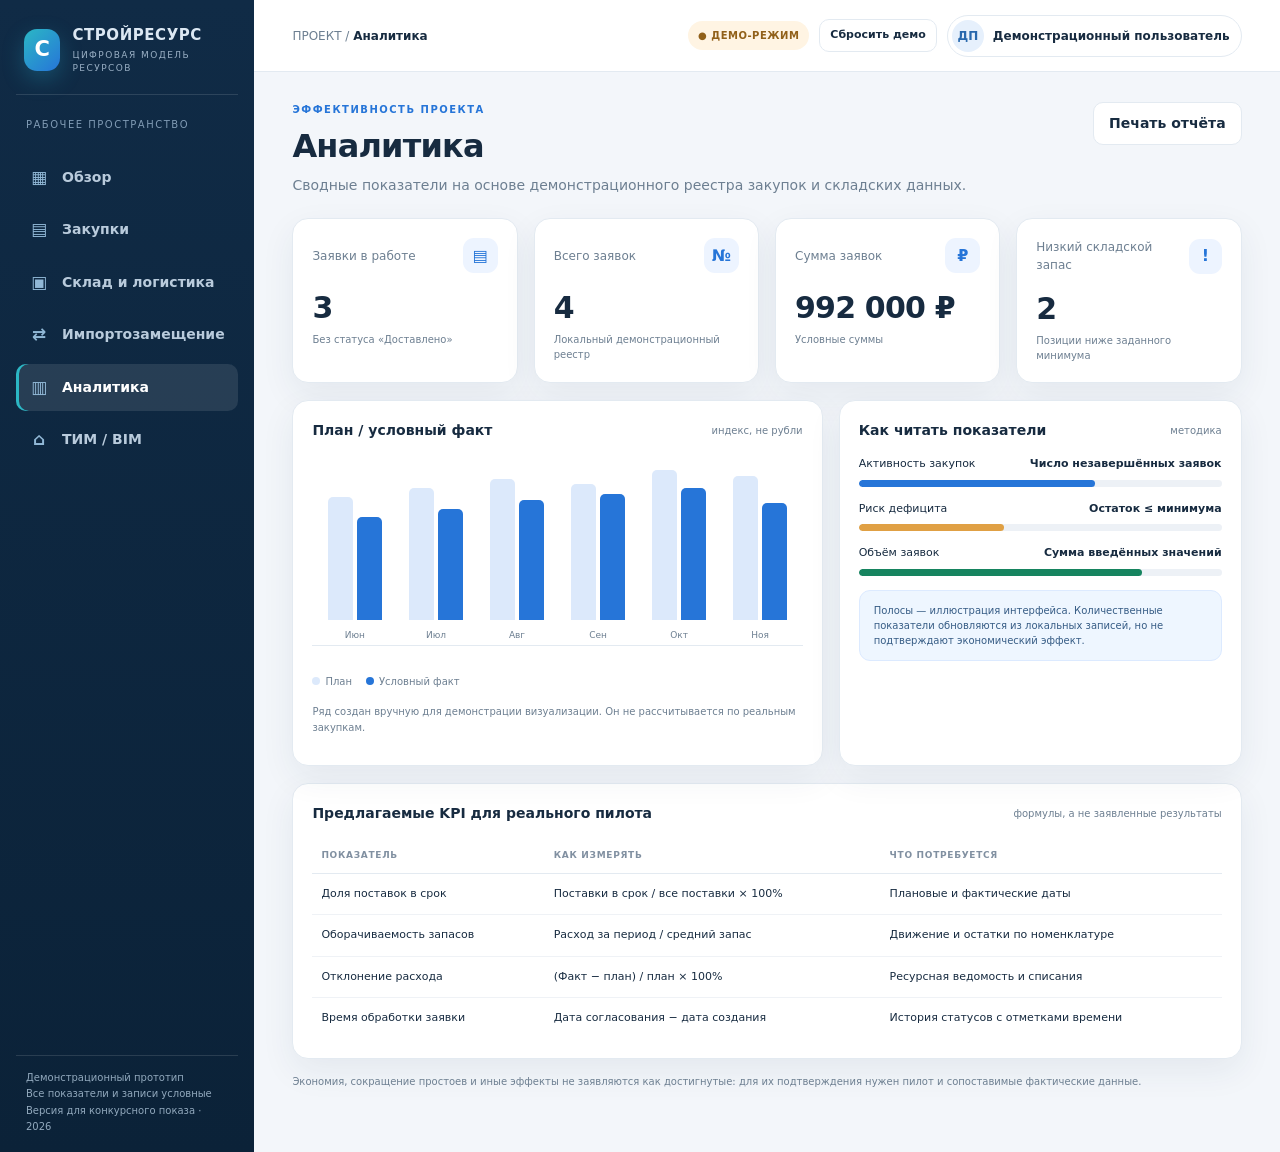
<file: сайт лифт в будующее/analytics.html>
<!doctype html>
<html lang="ru"><head><meta charset="utf-8"><meta name="viewport" content="width=device-width,initial-scale=1"><meta name="theme-color" content="#102b46"><meta name="description" content="СтройРесурс — демонстрационная платформа управления закупками и ресурсами в строительстве"><title>СтройРесурс — Аналитика</title><link rel="stylesheet" href="css/style.css"></head>
<body data-page="analytics" data-single="false">
<div class="app"><aside class="sidebar"><div class="brand"><div class="brand-mark">С</div><div><b>СТРОЙРЕСУРС</b><small>ЦИФРОВАЯ МОДЕЛЬ РЕСУРСОВ</small></div></div><div class="nav-label">Рабочее пространство</div><nav class="nav" aria-label="Основная навигация"><a class="nav-link" data-page-link="dashboard" href="index.html"><span class="nav-ico">▦</span>Обзор</a><a class="nav-link" data-page-link="procurement" href="procurement.html"><span class="nav-ico">▤</span>Закупки</a><a class="nav-link" data-page-link="warehouse" href="warehouse.html"><span class="nav-ico">▣</span>Склад и логистика</a><a class="nav-link" data-page-link="substitutes" href="substitutes.html"><span class="nav-ico">⇄</span>Импортозамещение</a><a class="nav-link" data-page-link="analytics" href="analytics.html"><span class="nav-ico">▥</span>Аналитика</a><a class="nav-link" data-page-link="bim" href="bim.html"><span class="nav-ico">⌂</span>ТИМ / BIM</a></nav><div class="side-foot">Демонстрационный прототип<br>Все показатели и записи условные<br>Версия для конкурсного показа · 2026</div></aside>
<main class="main"><header class="topbar"><div class="crumb">ПРОЕКТ / <strong id="pageTitle">Аналитика</strong></div><div class="top-actions"><span class="demo-pill">● ДЕМО-РЕЖИМ</span><button class="btn secondary small" id="resetDemo" type="button">Сбросить демо</button><button class="profile-trigger" id="openProfile" type="button" aria-label="Открыть профиль"><span class="avatar" id="profileAvatar">ДУ</span><span id="profileLabel">Пользователь</span></button></div></header>
<div class="content"><section class="page" data-page-content="analytics">
  <div class="page-head"><div><div class="eyebrow">Эффективность проекта</div><h1>Аналитика</h1><p class="sub">Сводные показатели на основе демонстрационного реестра закупок и складских данных.</p></div><div class="head-actions"><button class="btn secondary" id="printReport">Печать отчёта</button></div></div>
  <div class="grid kpis">
    <div class="card"><div class="kpi-top">Заявки в работе <span class="kpi-icon">▤</span></div><div class="kpi-value" id="analyticsActive">3</div><div class="kpi-foot">Без статуса «Доставлено»</div></div>
    <div class="card"><div class="kpi-top">Всего заявок <span class="kpi-icon">№</span></div><div class="kpi-value" id="analyticsOrders">4</div><div class="kpi-foot">Локальный демонстрационный реестр</div></div>
    <div class="card"><div class="kpi-top">Сумма заявок <span class="kpi-icon">₽</span></div><div class="kpi-value" id="analyticsTotal">992 000 ₽</div><div class="kpi-foot">Условные суммы</div></div>
    <div class="card"><div class="kpi-top">Низкий складской запас <span class="kpi-icon">!</span></div><div class="kpi-value" id="analyticsLow">2</div><div class="kpi-foot">Позиции ниже заданного минимума</div></div>
  </div>
  <div class="grid dashboard-grid">
    <div class="card"><div class="card-title"><h3>План / условный факт</h3><span>индекс, не рубли</span></div><div class="chart-bars" id="analyticsChart"></div><div class="legend-row"><span><i class="dot"></i>План</span><span><i class="dot blue"></i>Условный факт</span></div><p class="footer-note">Ряд создан вручную для демонстрации визуализации. Он не рассчитывается по реальным закупкам.</p></div>
    <div class="card"><div class="card-title"><h3>Как читать показатели</h3><span>методика</span></div><div class="progress-row"><div class="progress-head"><span>Активность закупок</span><b>Число незавершённых заявок</b></div><div class="track"><div class="fill" style="width:65%"></div></div></div><div class="progress-row"><div class="progress-head"><span>Риск дефицита</span><b>Остаток ≤ минимума</b></div><div class="track"><div class="fill orange" style="width:40%"></div></div></div><div class="progress-row"><div class="progress-head"><span>Объём заявок</span><b>Сумма введённых значений</b></div><div class="track"><div class="fill green" style="width:78%"></div></div></div><div class="notice">Полосы — иллюстрация интерфейса. Количественные показатели обновляются из локальных записей, но не подтверждают экономический эффект.</div></div>
  </div>
  <div class="card"><div class="card-title"><h3>Предлагаемые KPI для реального пилота</h3><span>формулы, а не заявленные результаты</span></div><div class="table-wrap"><table><thead><tr><th>Показатель</th><th>Как измерять</th><th>Что потребуется</th></tr></thead><tbody><tr><td>Доля поставок в срок</td><td>Поставки в срок / все поставки × 100%</td><td>Плановые и фактические даты</td></tr><tr><td>Оборачиваемость запасов</td><td>Расход за период / средний запас</td><td>Движение и остатки по номенклатуре</td></tr><tr><td>Отклонение расхода</td><td>(Факт − план) / план × 100%</td><td>Ресурсная ведомость и списания</td></tr><tr><td>Время обработки заявки</td><td>Дата согласования − дата создания</td><td>История статусов с отметками времени</td></tr></tbody></table></div></div>
  <p class="footer-note">Экономия, сокращение простоев и иные эффекты не заявляются как достигнутые: для их подтверждения нужен пилот и сопоставимые фактические данные.</p>
</section>
</div></main></div>
<div class="toast" id="toast" role="status" aria-live="polite"></div>
<div class="profile-backdrop" id="profileBackdrop" aria-hidden="true"><div class="profile-modal" role="dialog" aria-modal="true" aria-labelledby="profileTitle"><div class="profile-head"><div><div class="eyebrow">Учётная запись</div><h2 id="profileTitle">Профиль пользователя</h2></div><button class="profile-close" id="closeProfile" type="button" aria-label="Закрыть">✕</button></div><div class="profile-grid"><div class="form-group full"><label for="profile_name">ФИО / имя пользователя</label><input id="profile_name" maxlength="100" autocomplete="name"></div><div class="form-group"><label for="profile_role">Должность / роль</label><input id="profile_role" maxlength="100"></div><div class="form-group"><label for="profile_org">Организация</label><input id="profile_org" maxlength="120"></div><div class="form-group"><label for="profile_email">Электронная почта</label><input id="profile_email" type="email" maxlength="120" autocomplete="email"></div><div class="form-group"><label for="profile_phone">Телефон</label><input id="profile_phone" type="tel" maxlength="40" autocomplete="tel"></div></div><div class="notice">Профиль хранится локально в браузере. Авторизация, серверная учётная запись и синхронизация между устройствами не подключены.</div><div class="profile-actions"><button class="btn secondary" id="cancelProfile" type="button">Отмена</button><button class="btn" id="saveProfile" type="button">Сохранить изменения</button></div></div></div>
<script src="js/app.js"></script></body></html>
</file>
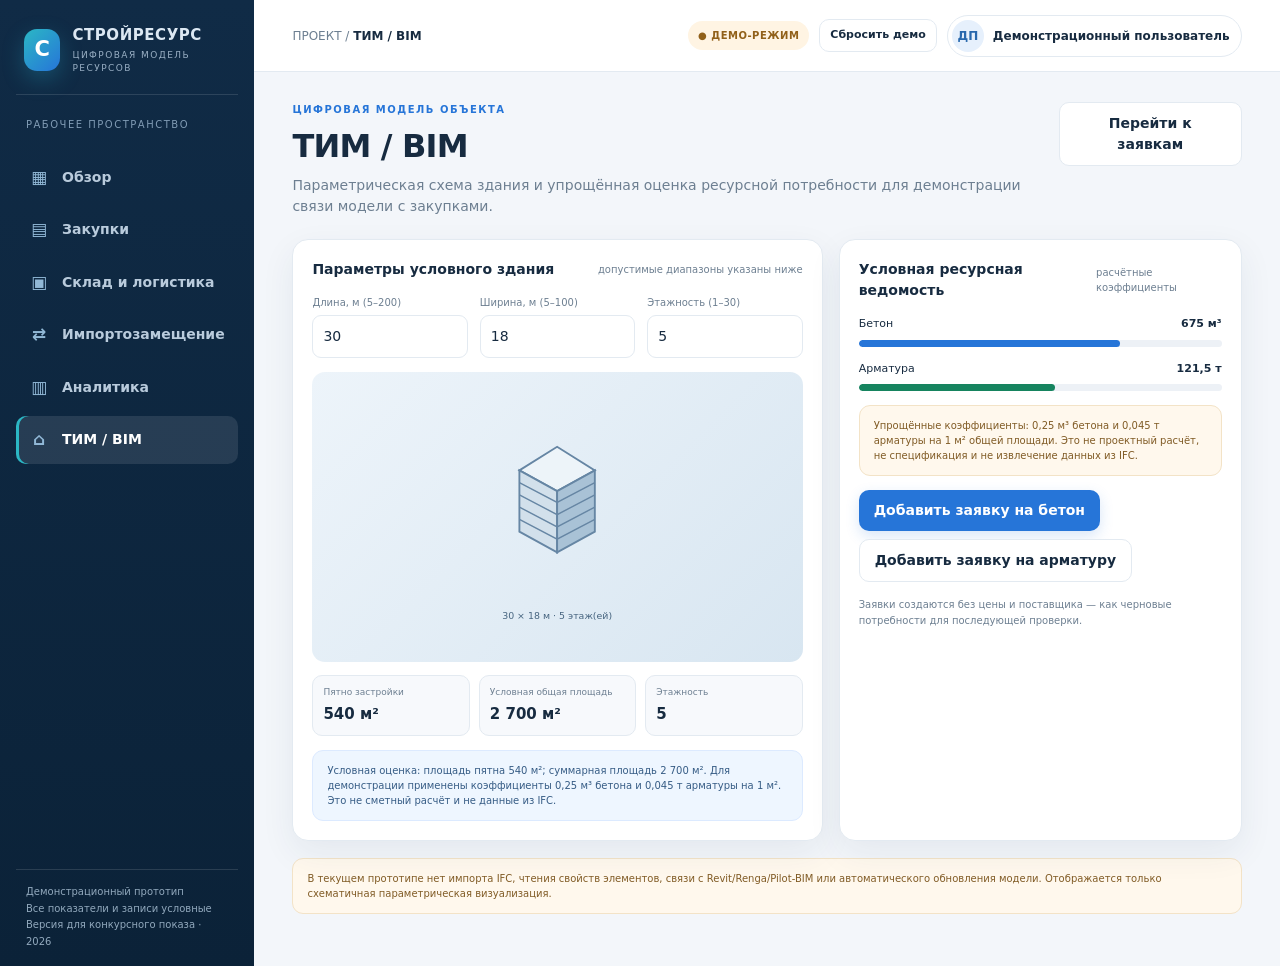
<file: сайт лифт в будующее/bim.html>
<!doctype html>
<html lang="ru"><head><meta charset="utf-8"><meta name="viewport" content="width=device-width,initial-scale=1"><meta name="theme-color" content="#102b46"><meta name="description" content="СтройРесурс — демонстрационная платформа управления закупками и ресурсами в строительстве"><title>СтройРесурс — ТИМ / BIM</title><link rel="stylesheet" href="css/style.css"></head>
<body data-page="bim" data-single="false">
<div class="app"><aside class="sidebar"><div class="brand"><div class="brand-mark">С</div><div><b>СТРОЙРЕСУРС</b><small>ЦИФРОВАЯ МОДЕЛЬ РЕСУРСОВ</small></div></div><div class="nav-label">Рабочее пространство</div><nav class="nav" aria-label="Основная навигация"><a class="nav-link" data-page-link="dashboard" href="index.html"><span class="nav-ico">▦</span>Обзор</a><a class="nav-link" data-page-link="procurement" href="procurement.html"><span class="nav-ico">▤</span>Закупки</a><a class="nav-link" data-page-link="warehouse" href="warehouse.html"><span class="nav-ico">▣</span>Склад и логистика</a><a class="nav-link" data-page-link="substitutes" href="substitutes.html"><span class="nav-ico">⇄</span>Импортозамещение</a><a class="nav-link" data-page-link="analytics" href="analytics.html"><span class="nav-ico">▥</span>Аналитика</a><a class="nav-link" data-page-link="bim" href="bim.html"><span class="nav-ico">⌂</span>ТИМ / BIM</a></nav><div class="side-foot">Демонстрационный прототип<br>Все показатели и записи условные<br>Версия для конкурсного показа · 2026</div></aside>
<main class="main"><header class="topbar"><div class="crumb">ПРОЕКТ / <strong id="pageTitle">ТИМ / BIM</strong></div><div class="top-actions"><span class="demo-pill">● ДЕМО-РЕЖИМ</span><button class="btn secondary small" id="resetDemo" type="button">Сбросить демо</button><button class="profile-trigger" id="openProfile" type="button" aria-label="Открыть профиль"><span class="avatar" id="profileAvatar">ДУ</span><span id="profileLabel">Пользователь</span></button></div></header>
<div class="content"><section class="page" data-page-content="bim">
  <div class="page-head"><div><div class="eyebrow">Цифровая модель объекта</div><h1>ТИМ / BIM</h1><p class="sub">Параметрическая схема здания и упрощённая оценка ресурсной потребности для демонстрации связи модели с закупками.</p></div><div class="head-actions"><button class="btn secondary" data-nav-to="procurement">Перейти к заявкам</button></div></div>
  <div class="grid dashboard-grid">
    <div class="card"><div class="card-title"><h3>Параметры условного здания</h3><span>допустимые диапазоны указаны ниже</span></div><div class="bim-controls"><div class="form-group"><label for="bimLength">Длина, м (5–200)</label><input id="bimLength" type="number" min="5" max="200" value="30"></div><div class="form-group"><label for="bimWidth">Ширина, м (5–100)</label><input id="bimWidth" type="number" min="5" max="100" value="18"></div><div class="form-group"><label for="bimFloors">Этажность (1–30)</label><input id="bimFloors" type="number" min="1" max="30" value="5"></div></div><div class="bim-scene"><svg id="bimSvg" viewBox="0 0 520 260" role="img" aria-label="Параметрическая схематичная модель здания"></svg></div><div class="bim-summary"><div class="metric-chip"><small>Пятно застройки</small><b id="bimArea">540 м²</b></div><div class="metric-chip"><small>Условная общая площадь</small><b id="bimTotalArea">2 700 м²</b></div><div class="metric-chip"><small>Этажность</small><b id="bimFloorsOut">5</b></div></div><div class="notice" id="bimMetrics">Модель рассчитывается по введённым параметрам.</div></div>
    <div class="card"><div class="card-title"><h3>Условная ресурсная ведомость</h3><span>расчётные коэффициенты</span></div><div class="progress-row"><div class="progress-head"><span>Бетон</span><b id="bimConcrete">675 м³</b></div><div class="track"><div class="fill" style="width:72%"></div></div></div><div class="progress-row"><div class="progress-head"><span>Арматура</span><b id="bimSteel">121,5 т</b></div><div class="track"><div class="fill green" style="width:54%"></div></div></div><div class="notice warning">Упрощённые коэффициенты: 0,25 м³ бетона и 0,045 т арматуры на 1 м² общей площади. Это не проектный расчёт, не спецификация и не извлечение данных из IFC.</div><div class="form-actions"><button class="btn" id="addConcreteOrder">Добавить заявку на бетон</button><button class="btn secondary" id="addSteelOrder">Добавить заявку на арматуру</button></div><p class="footer-note">Заявки создаются без цены и поставщика — как черновые потребности для последующей проверки.</p></div>
  </div>
  <div class="notice warning">В текущем прототипе нет импорта IFC, чтения свойств элементов, связи с Revit/Renga/Pilot-BIM или автоматического обновления модели. Отображается только схематичная параметрическая визуализация.</div>
</section>
</div></main></div>
<div class="toast" id="toast" role="status" aria-live="polite"></div>
<div class="profile-backdrop" id="profileBackdrop" aria-hidden="true"><div class="profile-modal" role="dialog" aria-modal="true" aria-labelledby="profileTitle"><div class="profile-head"><div><div class="eyebrow">Учётная запись</div><h2 id="profileTitle">Профиль пользователя</h2></div><button class="profile-close" id="closeProfile" type="button" aria-label="Закрыть">✕</button></div><div class="profile-grid"><div class="form-group full"><label for="profile_name">ФИО / имя пользователя</label><input id="profile_name" maxlength="100" autocomplete="name"></div><div class="form-group"><label for="profile_role">Должность / роль</label><input id="profile_role" maxlength="100"></div><div class="form-group"><label for="profile_org">Организация</label><input id="profile_org" maxlength="120"></div><div class="form-group"><label for="profile_email">Электронная почта</label><input id="profile_email" type="email" maxlength="120" autocomplete="email"></div><div class="form-group"><label for="profile_phone">Телефон</label><input id="profile_phone" type="tel" maxlength="40" autocomplete="tel"></div></div><div class="notice">Профиль хранится локально в браузере. Авторизация, серверная учётная запись и синхронизация между устройствами не подключены.</div><div class="profile-actions"><button class="btn secondary" id="cancelProfile" type="button">Отмена</button><button class="btn" id="saveProfile" type="button">Сохранить изменения</button></div></div></div>
<script src="js/app.js"></script></body></html>
</file>
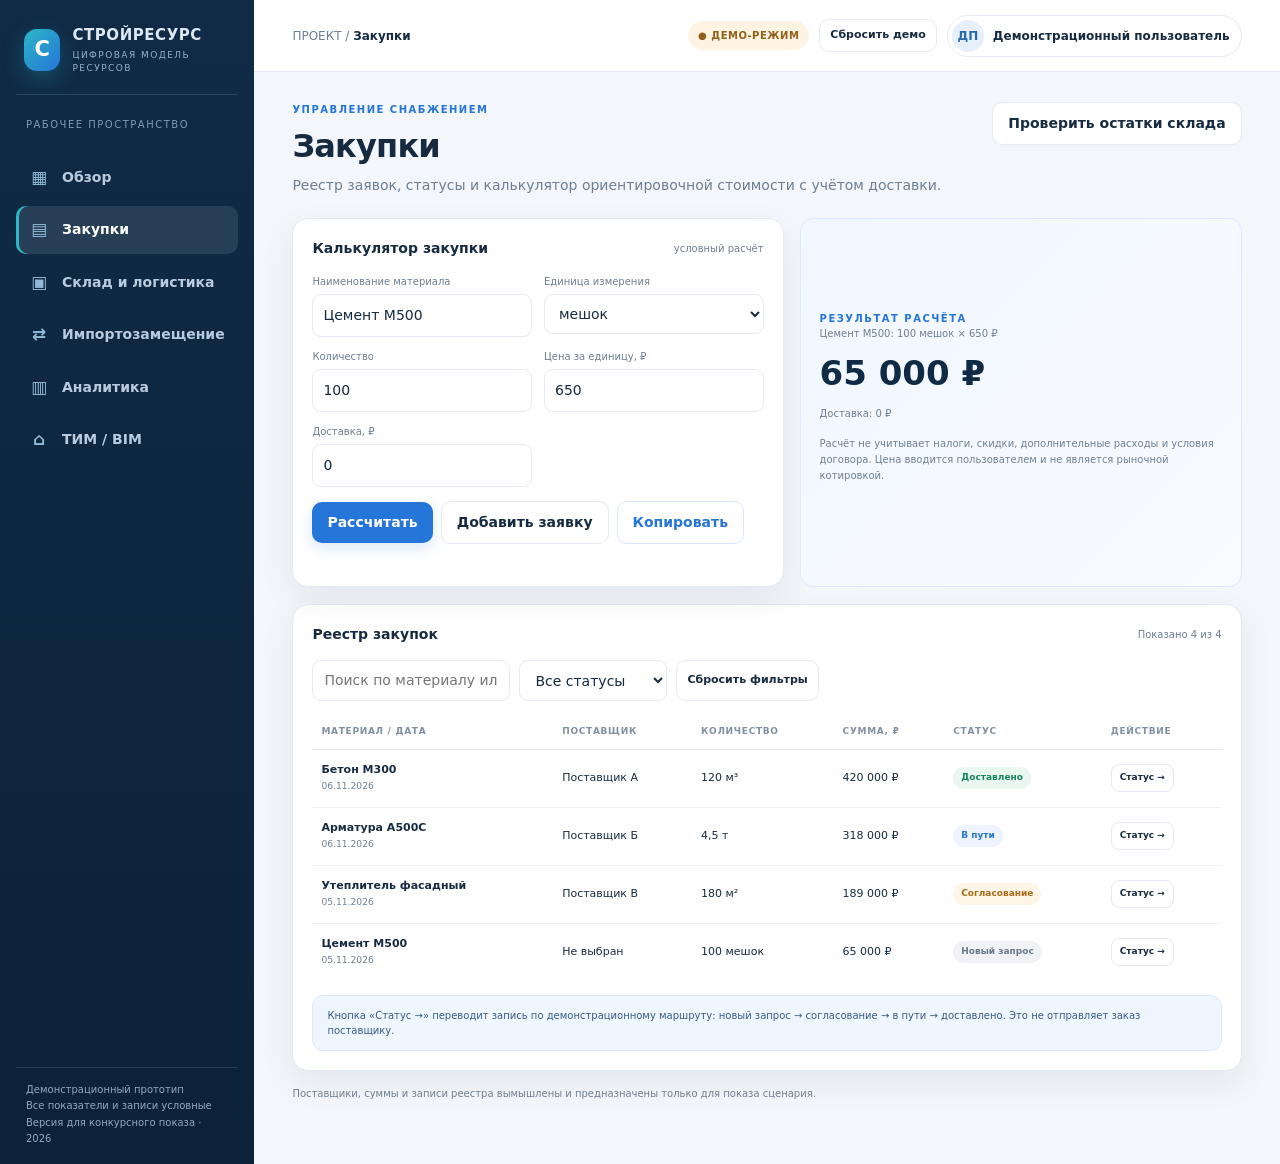
<file: сайт лифт в будующее/procurement.html>
<!doctype html>
<html lang="ru"><head><meta charset="utf-8"><meta name="viewport" content="width=device-width,initial-scale=1"><meta name="theme-color" content="#102b46"><meta name="description" content="СтройРесурс — демонстрационная платформа управления закупками и ресурсами в строительстве"><title>СтройРесурс — Закупки</title><link rel="stylesheet" href="css/style.css"></head>
<body data-page="procurement" data-single="false">
<div class="app"><aside class="sidebar"><div class="brand"><div class="brand-mark">С</div><div><b>СТРОЙРЕСУРС</b><small>ЦИФРОВАЯ МОДЕЛЬ РЕСУРСОВ</small></div></div><div class="nav-label">Рабочее пространство</div><nav class="nav" aria-label="Основная навигация"><a class="nav-link" data-page-link="dashboard" href="index.html"><span class="nav-ico">▦</span>Обзор</a><a class="nav-link" data-page-link="procurement" href="procurement.html"><span class="nav-ico">▤</span>Закупки</a><a class="nav-link" data-page-link="warehouse" href="warehouse.html"><span class="nav-ico">▣</span>Склад и логистика</a><a class="nav-link" data-page-link="substitutes" href="substitutes.html"><span class="nav-ico">⇄</span>Импортозамещение</a><a class="nav-link" data-page-link="analytics" href="analytics.html"><span class="nav-ico">▥</span>Аналитика</a><a class="nav-link" data-page-link="bim" href="bim.html"><span class="nav-ico">⌂</span>ТИМ / BIM</a></nav><div class="side-foot">Демонстрационный прототип<br>Все показатели и записи условные<br>Версия для конкурсного показа · 2026</div></aside>
<main class="main"><header class="topbar"><div class="crumb">ПРОЕКТ / <strong id="pageTitle">Закупки</strong></div><div class="top-actions"><span class="demo-pill">● ДЕМО-РЕЖИМ</span><button class="btn secondary small" id="resetDemo" type="button">Сбросить демо</button><button class="profile-trigger" id="openProfile" type="button" aria-label="Открыть профиль"><span class="avatar" id="profileAvatar">ДУ</span><span id="profileLabel">Пользователь</span></button></div></header>
<div class="content"><section class="page" data-page-content="procurement">
  <div class="page-head"><div><div class="eyebrow">Управление снабжением</div><h1>Закупки</h1><p class="sub">Реестр заявок, статусы и калькулятор ориентировочной стоимости с учётом доставки.</p></div><div class="head-actions"><button class="btn secondary" data-nav-to="warehouse">Проверить остатки склада</button></div></div>
  <div class="grid calc-grid">
    <div class="card"><div class="card-title"><h3>Калькулятор закупки</h3><span>условный расчёт</span></div>
      <div class="form-grid">
        <div class="form-group"><label for="calcMaterial">Наименование материала</label><input id="calcMaterial" maxlength="80" value="Цемент М500" placeholder="Например, цемент М500"></div>
        <div class="form-group"><label for="calcUnit">Единица измерения</label><select id="calcUnit"><option>шт.</option><option selected>мешок</option><option>м²</option><option>м³</option><option>т</option><option>кг</option><option>м</option><option>л</option></select></div>
        <div class="form-group"><label for="calcQty">Количество</label><input id="calcQty" type="number" min="0.01" max="100000000" step="any" value="100"></div>
        <div class="form-group"><label for="calcPrice">Цена за единицу, ₽</label><input id="calcPrice" type="number" min="0" max="1000000000" step="any" value="650"></div>
        <div class="form-group"><label for="calcShipping">Доставка, ₽</label><input id="calcShipping" type="number" min="0" max="1000000000" step="any" value="0"></div>
      </div>
      <div class="form-actions"><button class="btn" id="calculateBtn">Рассчитать</button><button class="btn secondary" id="createOrderFromCalc" disabled>Добавить заявку</button><button class="btn ghost" id="copyCalc">Копировать</button></div><p class="form-error" id="calcError" role="alert"></p>
    </div>
    <div class="result"><span class="eyebrow">Результат расчёта</span><div id="calcCaption" class="muted">Цемент М500: 100 мешок × 650 ₽</div><strong id="calcTotal">65 000 ₽</strong><span id="calcShippingLine" class="muted">Доставка: 0 ₽</span><p class="footer-note">Расчёт не учитывает налоги, скидки, дополнительные расходы и условия договора. Цена вводится пользователем и не является рыночной котировкой.</p></div>
  </div>
  <div class="card" style="margin-top:17px"><div class="card-title"><h3>Реестр закупок</h3><span id="orderTotal">4 позиции</span></div><div class="toolbar"><input class="field" id="orderSearch" placeholder="Поиск по материалу или поставщику" aria-label="Поиск закупок"><select class="field" id="orderFilter" aria-label="Фильтр по статусу"><option value="">Все статусы</option><option>Новый запрос</option><option>Согласование</option><option>В пути</option><option>Доставлено</option><option>Отменено</option></select><button class="btn secondary small" id="resetOrderFilters">Сбросить фильтры</button></div><div class="table-wrap"><table><thead><tr><th>Материал / дата</th><th>Поставщик</th><th>Количество</th><th>Сумма, ₽</th><th>Статус</th><th>Действие</th></tr></thead><tbody id="ordersBody"></tbody></table></div><div class="notice">Кнопка «Статус →» переводит запись по демонстрационному маршруту: новый запрос → согласование → в пути → доставлено. Это не отправляет заказ поставщику.</div></div>
  <p class="footer-note">Поставщики, суммы и записи реестра вымышлены и предназначены только для показа сценария.</p>
</section>
</div></main></div>
<div class="toast" id="toast" role="status" aria-live="polite"></div>
<div class="profile-backdrop" id="profileBackdrop" aria-hidden="true"><div class="profile-modal" role="dialog" aria-modal="true" aria-labelledby="profileTitle"><div class="profile-head"><div><div class="eyebrow">Учётная запись</div><h2 id="profileTitle">Профиль пользователя</h2></div><button class="profile-close" id="closeProfile" type="button" aria-label="Закрыть">✕</button></div><div class="profile-grid"><div class="form-group full"><label for="profile_name">ФИО / имя пользователя</label><input id="profile_name" maxlength="100" autocomplete="name"></div><div class="form-group"><label for="profile_role">Должность / роль</label><input id="profile_role" maxlength="100"></div><div class="form-group"><label for="profile_org">Организация</label><input id="profile_org" maxlength="120"></div><div class="form-group"><label for="profile_email">Электронная почта</label><input id="profile_email" type="email" maxlength="120" autocomplete="email"></div><div class="form-group"><label for="profile_phone">Телефон</label><input id="profile_phone" type="tel" maxlength="40" autocomplete="tel"></div></div><div class="notice">Профиль хранится локально в браузере. Авторизация, серверная учётная запись и синхронизация между устройствами не подключены.</div><div class="profile-actions"><button class="btn secondary" id="cancelProfile" type="button">Отмена</button><button class="btn" id="saveProfile" type="button">Сохранить изменения</button></div></div></div>
<script src="js/app.js"></script></body></html>
</file>
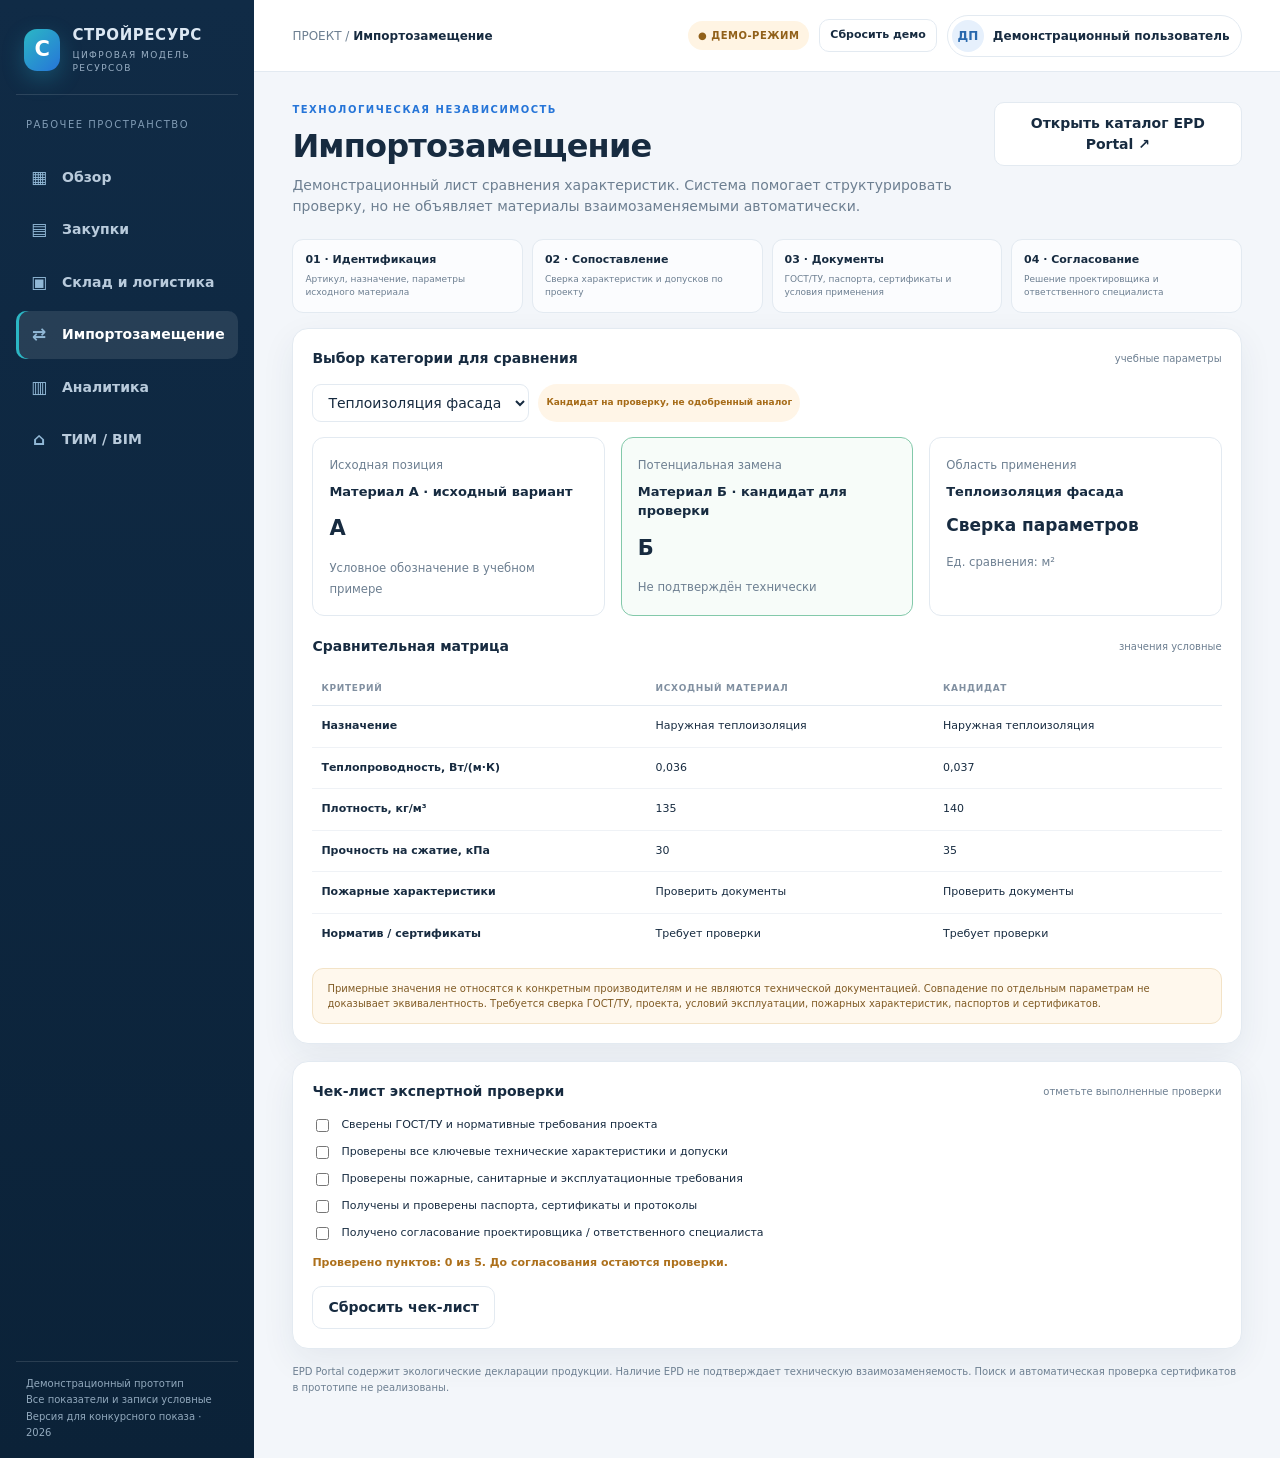
<file: сайт лифт в будующее/substitutes.html>
<!doctype html>
<html lang="ru"><head><meta charset="utf-8"><meta name="viewport" content="width=device-width,initial-scale=1"><meta name="theme-color" content="#102b46"><meta name="description" content="СтройРесурс — демонстрационная платформа управления закупками и ресурсами в строительстве"><title>СтройРесурс — Импортозамещение</title><link rel="stylesheet" href="css/style.css"></head>
<body data-page="substitutes" data-single="false">
<div class="app"><aside class="sidebar"><div class="brand"><div class="brand-mark">С</div><div><b>СТРОЙРЕСУРС</b><small>ЦИФРОВАЯ МОДЕЛЬ РЕСУРСОВ</small></div></div><div class="nav-label">Рабочее пространство</div><nav class="nav" aria-label="Основная навигация"><a class="nav-link" data-page-link="dashboard" href="index.html"><span class="nav-ico">▦</span>Обзор</a><a class="nav-link" data-page-link="procurement" href="procurement.html"><span class="nav-ico">▤</span>Закупки</a><a class="nav-link" data-page-link="warehouse" href="warehouse.html"><span class="nav-ico">▣</span>Склад и логистика</a><a class="nav-link" data-page-link="substitutes" href="substitutes.html"><span class="nav-ico">⇄</span>Импортозамещение</a><a class="nav-link" data-page-link="analytics" href="analytics.html"><span class="nav-ico">▥</span>Аналитика</a><a class="nav-link" data-page-link="bim" href="bim.html"><span class="nav-ico">⌂</span>ТИМ / BIM</a></nav><div class="side-foot">Демонстрационный прототип<br>Все показатели и записи условные<br>Версия для конкурсного показа · 2026</div></aside>
<main class="main"><header class="topbar"><div class="crumb">ПРОЕКТ / <strong id="pageTitle">Импортозамещение</strong></div><div class="top-actions"><span class="demo-pill">● ДЕМО-РЕЖИМ</span><button class="btn secondary small" id="resetDemo" type="button">Сбросить демо</button><button class="profile-trigger" id="openProfile" type="button" aria-label="Открыть профиль"><span class="avatar" id="profileAvatar">ДУ</span><span id="profileLabel">Пользователь</span></button></div></header>
<div class="content"><section class="page" data-page-content="substitutes">
  <div class="page-head"><div><div class="eyebrow">Технологическая независимость</div><h1>Импортозамещение</h1><p class="sub">Демонстрационный лист сравнения характеристик. Система помогает структурировать проверку, но не объявляет материалы взаимозаменяемыми автоматически.</p></div><div class="head-actions"><button class="btn secondary" id="openEpd">Открыть каталог EPD Portal ↗</button></div></div>
  <div class="process-strip" aria-label="Предлагаемый регламент проверки аналога"><div class="process-item"><b>01 · Идентификация</b><small>Артикул, назначение, параметры исходного материала</small></div><div class="process-item"><b>02 · Сопоставление</b><small>Сверка характеристик и допусков по проекту</small></div><div class="process-item"><b>03 · Документы</b><small>ГОСТ/ТУ, паспорта, сертификаты и условия применения</small></div><div class="process-item"><b>04 · Согласование</b><small>Решение проектировщика и ответственного специалиста</small></div></div>
  <div class="card"><div class="card-title"><h3>Выбор категории для сравнения</h3><span>учебные параметры</span></div><div class="toolbar"><select class="field" id="substituteType" aria-label="Категория материала"><option value="insulation">Теплоизоляция фасада</option><option value="cable">Кабельная продукция</option><option value="paint">Фасадное покрытие</option><option value="concrete">Бетонная смесь</option><option value="steel">Арматурная сталь</option><option value="cement">Цемент</option></select><span class="tag warn">Кандидат на проверку, не одобренный аналог</span></div>
    <div class="grid supplier-grid"><div class="supplier"><small class="muted">Исходная позиция</small><h4 id="substituteA">Материал А · исходный вариант</h4><div class="price">А</div><small class="muted">Условное обозначение в учебном примере</small></div><div class="supplier best"><small class="muted">Потенциальная замена</small><h4 id="substituteB">Материал Б · кандидат для проверки</h4><div class="price">Б</div><small class="muted">Не подтверждён технически</small></div><div class="supplier"><small class="muted">Область применения</small><h4 id="substituteTitle">Теплоизоляция фасада</h4><div class="price" style="font-size:17px">Сверка параметров</div><small class="muted" id="substituteUnit">Ед. сравнения: м²</small></div></div>
    <div class="card-title" style="margin-top:20px"><h3>Сравнительная матрица</h3><span>значения условные</span></div><div class="table-wrap"><table><thead><tr><th>Критерий</th><th>Исходный материал</th><th>Кандидат</th></tr></thead><tbody id="substituteTable"></tbody></table></div>
    <div class="notice warning">Примерные значения не относятся к конкретным производителям и не являются технической документацией. Совпадение по отдельным параметрам не доказывает эквивалентность. Требуется сверка ГОСТ/ТУ, проекта, условий эксплуатации, пожарных характеристик, паспортов и сертификатов.</div>
  </div>
  <div class="card" style="margin-top:17px"><div class="card-title"><h3>Чек-лист экспертной проверки</h3><span>отметьте выполненные проверки</span></div><div class="checklist"><label class="check-item"><input type="checkbox" data-check> Сверены ГОСТ/ТУ и нормативные требования проекта</label><label class="check-item"><input type="checkbox" data-check> Проверены все ключевые технические характеристики и допуски</label><label class="check-item"><input type="checkbox" data-check> Проверены пожарные, санитарные и эксплуатационные требования</label><label class="check-item"><input type="checkbox" data-check> Получены и проверены паспорта, сертификаты и протоколы</label><label class="check-item"><input type="checkbox" data-check> Получено согласование проектировщика / ответственного специалиста</label></div><div class="status-line pending" id="substituteCheckStatus">Проверено пунктов: 0 из 5. До согласования остаются проверки.</div><div class="form-actions"><button class="btn secondary" id="resetSubstituteChecks">Сбросить чек-лист</button></div></div>
  <p class="footer-note">EPD Portal содержит экологические декларации продукции. Наличие EPD не подтверждает техническую взаимозаменяемость. Поиск и автоматическая проверка сертификатов в прототипе не реализованы.</p>
</section>
</div></main></div>
<div class="toast" id="toast" role="status" aria-live="polite"></div>
<div class="profile-backdrop" id="profileBackdrop" aria-hidden="true"><div class="profile-modal" role="dialog" aria-modal="true" aria-labelledby="profileTitle"><div class="profile-head"><div><div class="eyebrow">Учётная запись</div><h2 id="profileTitle">Профиль пользователя</h2></div><button class="profile-close" id="closeProfile" type="button" aria-label="Закрыть">✕</button></div><div class="profile-grid"><div class="form-group full"><label for="profile_name">ФИО / имя пользователя</label><input id="profile_name" maxlength="100" autocomplete="name"></div><div class="form-group"><label for="profile_role">Должность / роль</label><input id="profile_role" maxlength="100"></div><div class="form-group"><label for="profile_org">Организация</label><input id="profile_org" maxlength="120"></div><div class="form-group"><label for="profile_email">Электронная почта</label><input id="profile_email" type="email" maxlength="120" autocomplete="email"></div><div class="form-group"><label for="profile_phone">Телефон</label><input id="profile_phone" type="tel" maxlength="40" autocomplete="tel"></div></div><div class="notice">Профиль хранится локально в браузере. Авторизация, серверная учётная запись и синхронизация между устройствами не подключены.</div><div class="profile-actions"><button class="btn secondary" id="cancelProfile" type="button">Отмена</button><button class="btn" id="saveProfile" type="button">Сохранить изменения</button></div></div></div>
<script src="js/app.js"></script></body></html>
</file>
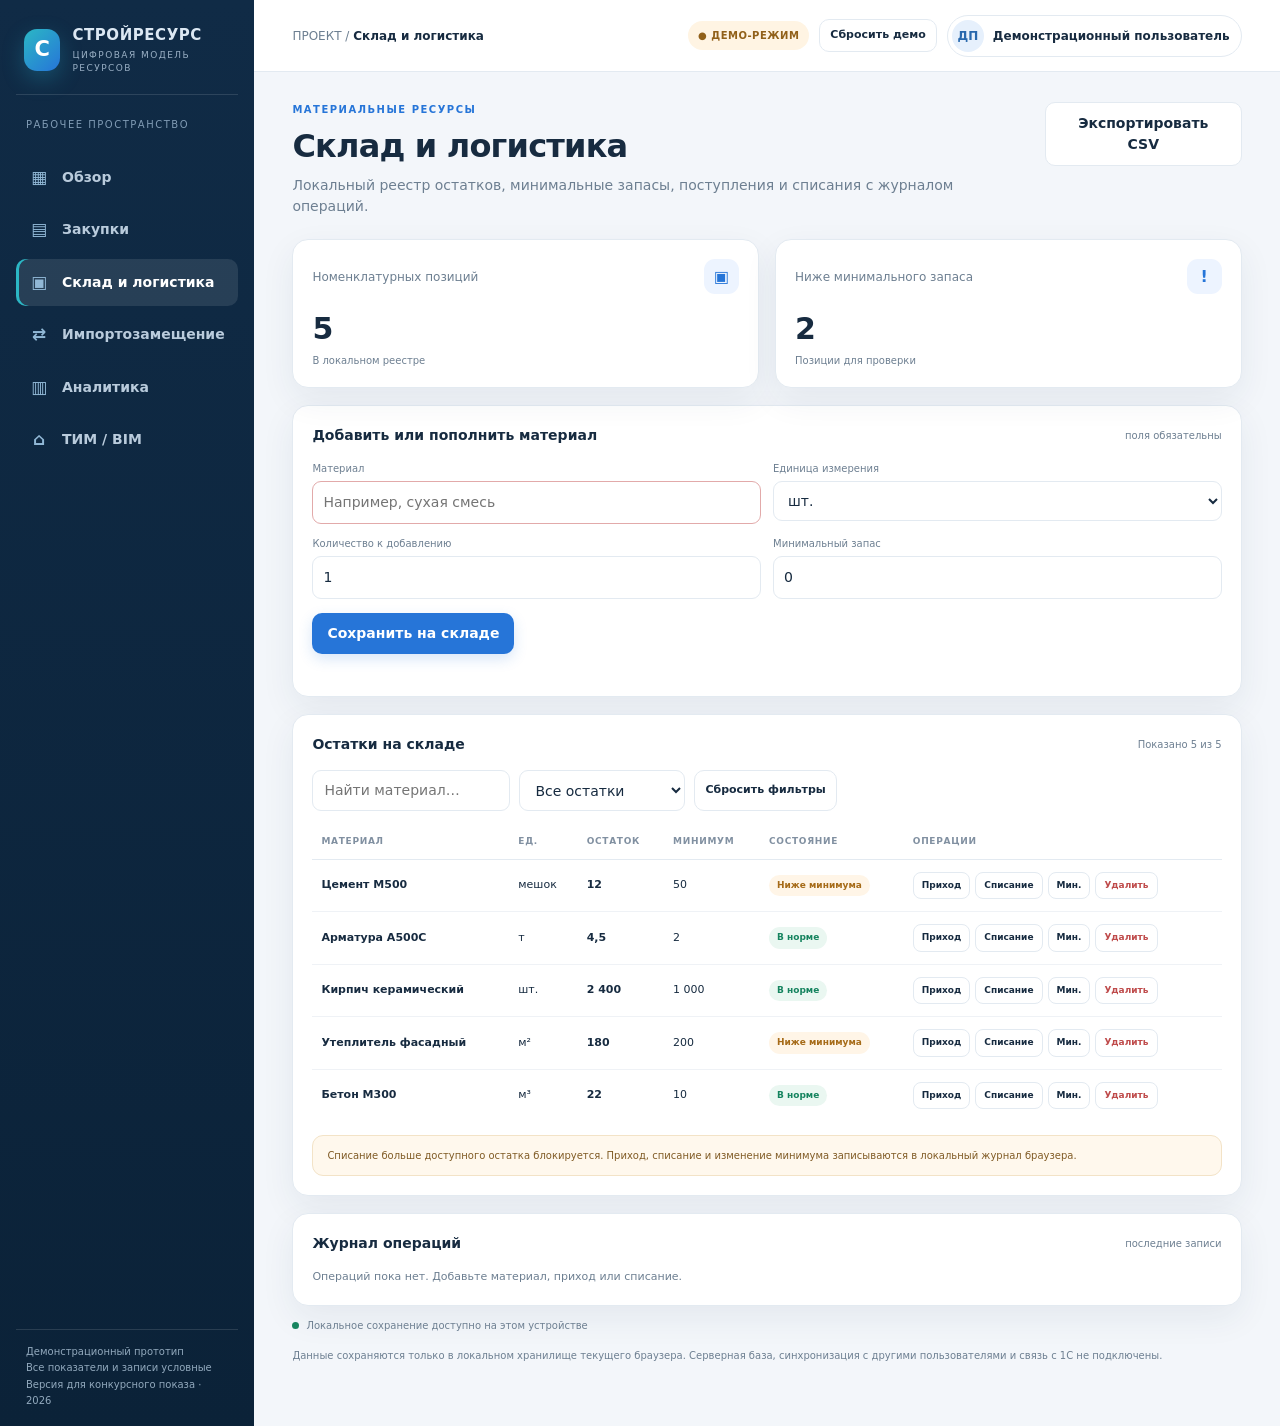
<file: сайт лифт в будующее/warehouse.html>
<!doctype html>
<html lang="ru"><head><meta charset="utf-8"><meta name="viewport" content="width=device-width,initial-scale=1"><meta name="theme-color" content="#102b46"><meta name="description" content="СтройРесурс — демонстрационная платформа управления закупками и ресурсами в строительстве"><title>СтройРесурс — Склад и логистика</title><link rel="stylesheet" href="css/style.css"></head>
<body data-page="warehouse" data-single="false">
<div class="app"><aside class="sidebar"><div class="brand"><div class="brand-mark">С</div><div><b>СТРОЙРЕСУРС</b><small>ЦИФРОВАЯ МОДЕЛЬ РЕСУРСОВ</small></div></div><div class="nav-label">Рабочее пространство</div><nav class="nav" aria-label="Основная навигация"><a class="nav-link" data-page-link="dashboard" href="index.html"><span class="nav-ico">▦</span>Обзор</a><a class="nav-link" data-page-link="procurement" href="procurement.html"><span class="nav-ico">▤</span>Закупки</a><a class="nav-link" data-page-link="warehouse" href="warehouse.html"><span class="nav-ico">▣</span>Склад и логистика</a><a class="nav-link" data-page-link="substitutes" href="substitutes.html"><span class="nav-ico">⇄</span>Импортозамещение</a><a class="nav-link" data-page-link="analytics" href="analytics.html"><span class="nav-ico">▥</span>Аналитика</a><a class="nav-link" data-page-link="bim" href="bim.html"><span class="nav-ico">⌂</span>ТИМ / BIM</a></nav><div class="side-foot">Демонстрационный прототип<br>Все показатели и записи условные<br>Версия для конкурсного показа · 2026</div></aside>
<main class="main"><header class="topbar"><div class="crumb">ПРОЕКТ / <strong id="pageTitle">Склад и логистика</strong></div><div class="top-actions"><span class="demo-pill">● ДЕМО-РЕЖИМ</span><button class="btn secondary small" id="resetDemo" type="button">Сбросить демо</button><button class="profile-trigger" id="openProfile" type="button" aria-label="Открыть профиль"><span class="avatar" id="profileAvatar">ДУ</span><span id="profileLabel">Пользователь</span></button></div></header>
<div class="content"><section class="page" data-page-content="warehouse">
  <div class="page-head"><div><div class="eyebrow">Материальные ресурсы</div><h1>Склад и логистика</h1><p class="sub">Локальный реестр остатков, минимальные запасы, поступления и списания с журналом операций.</p></div><div class="head-actions"><button class="btn secondary" id="exportStock">Экспортировать CSV</button></div></div>
  <div class="grid kpis" style="grid-template-columns:repeat(2,minmax(0,1fr))"><div class="card"><div class="kpi-top">Номенклатурных позиций <span class="kpi-icon">▣</span></div><div class="kpi-value" id="stockItemCount">5</div><div class="kpi-foot">В локальном реестре</div></div><div class="card"><div class="kpi-top">Ниже минимального запаса <span class="kpi-icon">!</span></div><div class="kpi-value" id="stockLowCount">2</div><div class="kpi-foot">Позиции для проверки</div></div></div>
  <div class="card"><div class="card-title"><h3>Добавить или пополнить материал</h3><span>поля обязательны</span></div><form id="stockForm"><div class="form-grid">
    <div class="form-group"><label for="newStockName">Материал</label><input id="newStockName" maxlength="80" required placeholder="Например, сухая смесь"></div>
    <div class="form-group"><label for="newStockUnit">Единица измерения</label><select id="newStockUnit"><option>шт.</option><option>мешок</option><option>м²</option><option>м³</option><option>т</option><option>кг</option><option>м</option><option>л</option></select></div>
    <div class="form-group"><label for="newStockQty">Количество к добавлению</label><input id="newStockQty" type="number" min="0" max="100000000" step="any" value="1" required></div>
    <div class="form-group"><label for="newStockMin">Минимальный запас</label><input id="newStockMin" type="number" min="0" max="100000000" step="any" value="0" required></div>
  </div><div class="form-actions"><button class="btn" type="submit">Сохранить на складе</button></div><p class="form-error" id="stockFormError" role="alert"></p></form></div>
  <div class="card" style="margin-top:17px"><div class="card-title"><h3>Остатки на складе</h3><span id="stockRows">5 позиций</span></div><div class="toolbar"><input class="field" id="stockSearch" placeholder="Найти материал…" aria-label="Поиск по складу"><select class="field" id="stockFilter" aria-label="Фильтр остатков"><option value="">Все остатки</option><option value="low">Ниже минимума</option><option value="normal">В норме</option></select><button class="btn secondary small" id="resetStockFilters">Сбросить фильтры</button></div><div class="table-wrap"><table><thead><tr><th>Материал</th><th>Ед.</th><th>Остаток</th><th>Минимум</th><th>Состояние</th><th>Операции</th></tr></thead><tbody id="stockBody"></tbody></table></div><div class="notice warning">Списание больше доступного остатка блокируется. Приход, списание и изменение минимума записываются в локальный журнал браузера.</div></div>
  <div class="card" style="margin-top:17px"><div class="card-title"><h3>Журнал операций</h3><span>последние записи</span></div><div id="stockLog" class="muted" style="font-size:11px">Операций пока нет.</div></div>
  <div class="storage-line" id="storageStatus"><span class="storage-dot"></span>Локальное сохранение доступно на этом устройстве</div>
  <p class="footer-note">Данные сохраняются только в локальном хранилище текущего браузера. Серверная база, синхронизация с другими пользователями и связь с 1С не подключены.</p>
</section>
</div></main></div>
<div class="toast" id="toast" role="status" aria-live="polite"></div>
<div class="profile-backdrop" id="profileBackdrop" aria-hidden="true"><div class="profile-modal" role="dialog" aria-modal="true" aria-labelledby="profileTitle"><div class="profile-head"><div><div class="eyebrow">Учётная запись</div><h2 id="profileTitle">Профиль пользователя</h2></div><button class="profile-close" id="closeProfile" type="button" aria-label="Закрыть">✕</button></div><div class="profile-grid"><div class="form-group full"><label for="profile_name">ФИО / имя пользователя</label><input id="profile_name" maxlength="100" autocomplete="name"></div><div class="form-group"><label for="profile_role">Должность / роль</label><input id="profile_role" maxlength="100"></div><div class="form-group"><label for="profile_org">Организация</label><input id="profile_org" maxlength="120"></div><div class="form-group"><label for="profile_email">Электронная почта</label><input id="profile_email" type="email" maxlength="120" autocomplete="email"></div><div class="form-group"><label for="profile_phone">Телефон</label><input id="profile_phone" type="tel" maxlength="40" autocomplete="tel"></div></div><div class="notice">Профиль хранится локально в браузере. Авторизация, серверная учётная запись и синхронизация между устройствами не подключены.</div><div class="profile-actions"><button class="btn secondary" id="cancelProfile" type="button">Отмена</button><button class="btn" id="saveProfile" type="button">Сохранить изменения</button></div></div></div>
<script src="js/app.js"></script></body></html>
</file>
<file: сайт лифт в будующее/css/style.css>
:root{
  --navy:#102b46;--navy-2:#173d5d;--blue:#2675d8;--cyan:#2bb7c5;--ink:#172b40;--muted:#6d7f91;
  --bg:#f3f6fa;--line:#e3eaf1;--white:#fff;--green:#16845f;--amber:#ad701b;--red:#bf4b4b;
  --shadow:0 12px 34px rgba(22,54,83,.07);--radius:16px;
}
*{box-sizing:border-box}html{scroll-behavior:smooth}body{margin:0;background:var(--bg);color:var(--ink);font:14px/1.5 Inter,ui-sans-serif,system-ui,-apple-system,"Segoe UI",Arial,sans-serif}button,input,select,textarea{font:inherit}button{cursor:pointer}button:focus-visible,a:focus-visible,input:focus-visible,select:focus-visible{outline:3px solid #b9d7fb;outline-offset:2px}a{color:inherit}
.app{min-height:100vh;display:grid;grid-template-columns:254px minmax(0,1fr)}
.sidebar{background:linear-gradient(180deg,var(--navy),#0b2238);color:#dce8f3;padding:24px 16px 16px;display:flex;flex-direction:column;gap:22px;min-height:100vh}
.brand{display:flex;align-items:center;gap:12px;padding:0 8px 18px;border-bottom:1px solid rgba(255,255,255,.12)}.brand-mark{height:42px;width:42px;border-radius:13px;background:linear-gradient(135deg,var(--cyan),var(--blue));display:grid;place-items:center;color:white;font-size:21px;font-weight:900;box-shadow:0 8px 22px rgba(39,166,197,.3)}.brand b{display:block;font-size:15px;letter-spacing:.55px}.brand small{display:block;color:#9ab0c5;font-size:9px;letter-spacing:1.45px;margin-top:2px}
.nav-label{font-size:10px;color:#809bb4;text-transform:uppercase;letter-spacing:1.5px;padding:0 10px}.nav{display:grid;gap:5px}.nav-link{display:flex;align-items:center;gap:12px;text-decoration:none;color:#b9cbdc;padding:11px 12px;border-radius:10px;font-weight:650;transition:background .18s,color .18s}.nav-link:hover,.nav-link.active{background:rgba(255,255,255,.1);color:white}.nav-link.active{box-shadow:inset 3px 0 var(--cyan)}.nav-ico{width:22px;text-align:center;font-size:17px;color:#91b8d6}.side-foot{margin-top:auto;padding:14px 10px 0;border-top:1px solid rgba(255,255,255,.12);color:#92a9bd;font-size:10px;line-height:1.65}
.main{min-width:0}.topbar{height:72px;background:rgba(255,255,255,.94);backdrop-filter:blur(12px);border-bottom:1px solid var(--line);display:flex;align-items:center;justify-content:space-between;padding:0 clamp(16px,3vw,40px);position:sticky;top:0;z-index:5}.crumb{color:var(--muted);font-size:12px}.crumb strong{color:var(--ink);font-weight:750}.top-actions{display:flex;align-items:center;gap:10px}.demo-pill{font-size:10px;font-weight:800;letter-spacing:.5px;color:#916019;background:#fff4e3;padding:7px 10px;border-radius:20px;white-space:nowrap}.profile-trigger{border:1px solid var(--line);background:white;border-radius:30px;padding:4px 11px 4px 4px;display:flex;align-items:center;gap:9px;color:var(--ink);font-size:12px;font-weight:700}.avatar{height:32px;width:32px;border-radius:50%;background:#e6f0fc;color:#2868ad;display:grid;place-items:center;font-weight:850}.content{max-width:1540px;margin:auto;padding:30px clamp(16px,3vw,40px) 52px}.page{display:none}.page.active{display:block;animation:fade .2s ease}@keyframes fade{from{opacity:.6;transform:translateY(4px)}to{opacity:1;transform:none}}
.page-head{display:flex;justify-content:space-between;align-items:flex-start;gap:18px;margin-bottom:22px}.eyebrow{color:var(--blue);font-size:10px;text-transform:uppercase;letter-spacing:1.5px;font-weight:850}.page-head h1{font-size:clamp(24px,3vw,32px);letter-spacing:-.8px;margin:5px 0}.sub{color:var(--muted);margin:0;max-width:760px}.head-actions{display:flex;gap:8px;flex-wrap:wrap}
.btn{border:0;background:var(--blue);color:white;border-radius:10px;padding:10px 15px;font-weight:750;box-shadow:0 5px 14px rgba(38,117,216,.18);transition:transform .16s,filter .16s}.btn:hover{transform:translateY(-1px);filter:brightness(.97)}.btn.secondary{background:#fff;color:var(--ink);border:1px solid var(--line);box-shadow:none}.btn.ghost{background:transparent;color:var(--blue);border:1px solid #d9e8f9;box-shadow:none}.btn.danger{background:#fff2f2;color:var(--red);border:1px solid #f1dada;box-shadow:none}.btn.small{padding:7px 10px;font-size:11px}.btn:disabled{opacity:.5;cursor:not-allowed;transform:none}
.grid{display:grid;gap:16px}.kpis{grid-template-columns:repeat(4,minmax(0,1fr));margin-bottom:17px}.card{background:white;border:1px solid var(--line);border-radius:var(--radius);padding:19px;box-shadow:var(--shadow);min-width:0}.kpi-top,.card-title{display:flex;justify-content:space-between;align-items:center;gap:10px}.kpi-top{color:var(--muted);font-size:12px}.kpi-icon{height:35px;width:35px;border-radius:11px;background:#edf4ff;color:var(--blue);display:grid;place-items:center;font-size:16px;font-weight:800}.kpi-value{font-size:clamp(23px,2.5vw,30px);font-weight:850;letter-spacing:-.8px;margin:12px 0 2px}.kpi-foot{font-size:10px;color:var(--muted)}.good{color:var(--green);font-weight:750}.warn-text{color:var(--amber);font-weight:750}.card-title{margin-bottom:15px}.card-title h3{font-size:14px;margin:0}.card-title span{font-size:10px;color:var(--muted)}
.workflow{display:grid;grid-template-columns:repeat(5,minmax(0,1fr));gap:8px;margin:0 0 17px}.workflow-step{background:#fff;border:1px solid var(--line);border-radius:12px;padding:12px;display:flex;align-items:center;gap:9px;min-width:0}.workflow-num{height:27px;width:27px;border-radius:9px;background:#edf4ff;color:var(--blue);display:grid;place-items:center;font-weight:850;font-size:11px;flex:0 0 auto}.workflow-step b{font-size:11px;display:block}.workflow-step small{font-size:9px;color:var(--muted);display:block;margin-top:1px}.dashboard-grid{grid-template-columns:1.25fr .95fr;margin-bottom:17px}.bottom-grid{grid-template-columns:1.2fr .8fr}.bars{height:170px;display:flex;align-items:end;gap:13px;padding:10px 5px 0;border-bottom:1px solid var(--line)}.bar-group{height:100%;flex:1;display:flex;align-items:end;gap:4px;position:relative}.bar{flex:1;min-height:4px;background:#dce9fb;border-radius:5px 5px 0 0}.bar.alt{background:var(--blue)}.bar-label{position:absolute;bottom:-24px;width:100%;text-align:center;color:var(--muted);font-size:10px}.legend{display:flex;gap:15px;margin-top:30px;color:var(--muted);font-size:10px}.dot{display:inline-block;width:8px;height:8px;border-radius:50%;background:#dce9fb;margin-right:5px}.dot.blue{background:var(--blue)}.progress-row{margin:14px 0}.progress-head{display:flex;justify-content:space-between;gap:10px;font-size:11px;margin-bottom:7px}.progress-head span:last-child{color:var(--muted)}.track{height:7px;background:#edf1f6;border-radius:10px;overflow:hidden}.fill{height:100%;background:var(--blue);border-radius:10px}.fill.green{background:var(--green)}.fill.orange{background:#e0a044}
.table-wrap{overflow:auto}table{border-collapse:collapse;width:100%;min-width:580px}th{text-align:left;color:#8190a1;font-size:9px;text-transform:uppercase;letter-spacing:.7px;padding:10px 9px;border-bottom:1px solid var(--line);white-space:nowrap}td{padding:12px 9px;border-bottom:1px solid #eff2f6;font-size:11px;vertical-align:middle}tbody tr:last-child td{border-bottom:0}tbody tr:hover{background:#fafcff}.tag{display:inline-flex;align-items:center;gap:5px;padding:4px 8px;border-radius:20px;background:#eaf7f1;color:var(--green);font-size:9px;font-weight:800;white-space:nowrap}.tag.warn{background:#fff5e7;color:#a66b18}.tag.info{background:#edf4ff;color:var(--blue)}.tag.gray{background:#f0f2f5;color:#69798a}.tag.red{background:#fff0f0;color:var(--red)}
.alert{display:flex;gap:11px;padding:12px 0;border-bottom:1px solid #eff2f6}.alert:last-child{border:0}.alert-icon{width:30px;height:30px;border-radius:9px;background:#fff4e5;color:#bc7b20;display:grid;place-items:center;flex-shrink:0}.alert b{display:block;font-size:11px}.alert small{color:var(--muted);font-size:10px}.toolbar{display:flex;gap:9px;flex-wrap:wrap;margin-bottom:14px}.field{border:1px solid var(--line);border-radius:9px;padding:9px 11px;background:#fff;color:var(--ink);min-width:140px;max-width:100%}.field:focus,.form-group input:focus,.form-group select:focus{outline:3px solid #dceaff;border-color:#7eafea}.form-grid{display:grid;grid-template-columns:repeat(2,minmax(0,1fr));gap:12px}.form-group label{display:block;color:var(--muted);font-size:10px;margin-bottom:5px}.form-group input,.form-group select{width:100%;border:1px solid var(--line);border-radius:9px;padding:10px;background:white;color:var(--ink)}.form-group input:invalid{border-color:#e2aaaa}.form-actions{display:flex;gap:8px;align-items:center;flex-wrap:wrap;margin-top:14px}.form-error{color:var(--red);font-size:11px;min-height:16px;margin:7px 0 0}.calc-grid{grid-template-columns:1fr .9fr;margin-top:17px}.result{height:100%;min-height:230px;background:linear-gradient(135deg,#f1f7ff,#f8fbff);border:1px solid #dceaff;border-radius:13px;padding:19px;display:flex;flex-direction:column;justify-content:center}.result strong{font-size:clamp(25px,3vw,34px);color:var(--navy);margin:7px 0}.result .muted{font-size:10px}.notice{padding:12px 14px;background:#eef6ff;border:1px solid #dceaff;border-radius:11px;color:#365c85;font-size:10px;margin-top:14px}.notice.warning{background:#fff8ed;border-color:#f3e3c7;color:#805b25}.notice.success{background:#eff9f4;border-color:#d5efdf;color:#276848}.muted{color:var(--muted)}.empty-note{padding:24px;text-align:center;color:var(--muted)}.stock-actions{display:flex;gap:5px;flex-wrap:wrap}.mini-btn{border:1px solid var(--line);background:#fff;color:var(--ink);border-radius:8px;padding:6px 8px;font-size:9px;font-weight:750}.mini-btn:hover{border-color:#a8c7e8;background:#f8fbff}.mini-btn.danger{color:var(--red)}.storage-line{display:flex;align-items:center;gap:7px;font-size:10px;color:var(--muted);margin-top:12px}.storage-dot{width:7px;height:7px;border-radius:50%;background:var(--green)}
.supplier-grid{grid-template-columns:repeat(3,minmax(0,1fr));margin-top:15px}.supplier{border:1px solid var(--line);border-radius:12px;padding:16px;min-width:0}.supplier.best{border-color:#83c9aa;background:#f7fcf9}.supplier h4{font-size:13px;margin:7px 0}.price{font-size:21px;font-weight:850;margin:12px 0}.checklist{display:grid;gap:9px;margin:12px 0}.check-item{display:flex;gap:9px;align-items:flex-start;font-size:11px;color:var(--ink)}.check-item input{margin-top:2px;accent-color:var(--blue)}.status-line{font-size:11px;font-weight:750;margin-top:10px}.status-line.pending{color:var(--amber)}.status-line.ready{color:var(--green)}
.process-strip{display:grid;grid-template-columns:repeat(4,minmax(0,1fr));gap:9px;margin:15px 0}.process-item{border:1px solid var(--line);border-radius:11px;padding:12px;background:#fbfcfe}.process-item b{display:block;font-size:11px}.process-item small{display:block;color:var(--muted);font-size:9px;margin-top:4px}.chart-bars{display:flex;align-items:end;gap:12px;height:190px;padding:14px 8px 25px;border-bottom:1px solid var(--line)}.chart-col{flex:1;display:flex;align-items:end;justify-content:center;gap:4px;height:100%;position:relative}.chart-col .bar{max-width:25px}.chart-col small{position:absolute;bottom:-22px;font-size:9px;color:var(--muted)}.legend-row{display:flex;gap:14px;font-size:10px;color:var(--muted);margin-top:28px}
.bim-controls{display:grid;grid-template-columns:repeat(3,minmax(0,1fr));gap:12px;margin:14px 0}.bim-scene{height:290px;border-radius:13px;background:linear-gradient(135deg,#edf4fa,#d8e6f1);display:grid;place-items:center;overflow:hidden}.bim-scene svg{width:100%;height:100%}.bim-summary{display:grid;grid-template-columns:repeat(3,minmax(0,1fr));gap:9px;margin-top:13px}.metric-chip{background:#f7f9fc;border:1px solid var(--line);border-radius:10px;padding:10px}.metric-chip small{display:block;color:var(--muted);font-size:9px}.metric-chip b{font-size:15px;display:block;margin-top:3px}
.footer-note{color:var(--muted);font-size:10px;margin-top:15px;line-height:1.6}.toast{position:fixed;right:20px;bottom:20px;background:#173d5d;color:#fff;padding:12px 16px;border-radius:11px;box-shadow:0 12px 30px rgba(16,43,70,.25);z-index:30;max-width:min(380px,calc(100vw - 40px));opacity:0;transform:translateY(8px);pointer-events:none;transition:.2s}.toast.show{opacity:1;transform:none}
.profile-backdrop{position:fixed;inset:0;background:rgba(7,24,41,.48);display:none;align-items:center;justify-content:center;padding:18px;z-index:40}.profile-backdrop.open{display:flex}.profile-modal{width:min(560px,100%);background:white;border-radius:18px;padding:22px;box-shadow:0 24px 70px rgba(0,0,0,.22);max-height:90vh;overflow:auto}.profile-head{display:flex;justify-content:space-between;gap:12px;align-items:flex-start;margin-bottom:16px}.profile-head h2{font-size:20px;margin:4px 0}.profile-close{border:0;background:#f1f4f7;border-radius:9px;width:34px;height:34px;color:var(--ink)}.profile-grid{display:grid;grid-template-columns:1fr 1fr;gap:12px}.profile-grid .full{grid-column:1/-1}.profile-actions{display:flex;justify-content:flex-end;gap:8px;margin-top:17px}
.mobile-nav-hint{display:none}.only-mobile{display:none}
@media(max-width:1100px){.app{grid-template-columns:218px minmax(0,1fr)}.kpis{grid-template-columns:repeat(2,minmax(0,1fr))}.dashboard-grid,.bottom-grid{grid-template-columns:1fr}.supplier-grid{grid-template-columns:1fr}.workflow{grid-template-columns:repeat(3,minmax(0,1fr))}}
@media(max-width:700px){.app{display:block}.sidebar{min-height:0;padding:11px 12px 8px;gap:10px}.brand{padding:0 4px 10px}.brand-mark{height:35px;width:35px}.nav-label,.side-foot{display:none}.nav{display:flex;overflow-x:auto;gap:4px;padding-bottom:3px;scrollbar-width:thin}.nav-link{white-space:nowrap;width:auto;padding:8px 10px;font-size:10px;flex:0 0 auto}.nav-ico{display:none}.topbar{height:56px;padding:0 13px}.content{padding:19px 12px 35px}.page-head{display:block}.head-actions{margin-top:12px}.top-actions{gap:6px}#resetDemo{display:none}.demo-pill{font-size:8px;padding:6px 7px}.profile-trigger{font-size:0;padding:3px}.profile-trigger .avatar{height:30px;width:30px}.kpis{gap:9px}.card{padding:14px;border-radius:12px}.kpi-value{font-size:22px}.kpi-top{font-size:10px}.workflow{grid-template-columns:1fr 1fr}.workflow-step{padding:9px}.workflow-step b{font-size:10px}.form-grid,.calc-grid{grid-template-columns:1fr}.bim-controls{grid-template-columns:1fr 1fr}.bim-summary{grid-template-columns:1fr 1fr}.toolbar .field{flex:1 1 140px}.profile-grid{grid-template-columns:1fr}.profile-grid .full{grid-column:auto}.profile-modal{padding:17px}.chart-bars{gap:6px}.bars{gap:7px}.only-mobile{display:block}}
@media(max-width:390px){.kpis{grid-template-columns:1fr 1fr}.workflow{grid-template-columns:1fr}.bim-controls{grid-template-columns:1fr}.topbar .crumb{font-size:10px}.page-head h1{font-size:24px}}
@media print{.sidebar,.topbar,.head-actions,.toolbar,.btn,.stock-actions,.profile-backdrop,.toast{display:none!important}.app{display:block}.content{max-width:none;padding:0}.page{display:block!important;break-after:page}.card{box-shadow:none;break-inside:avoid}body{background:white}}
</file>
